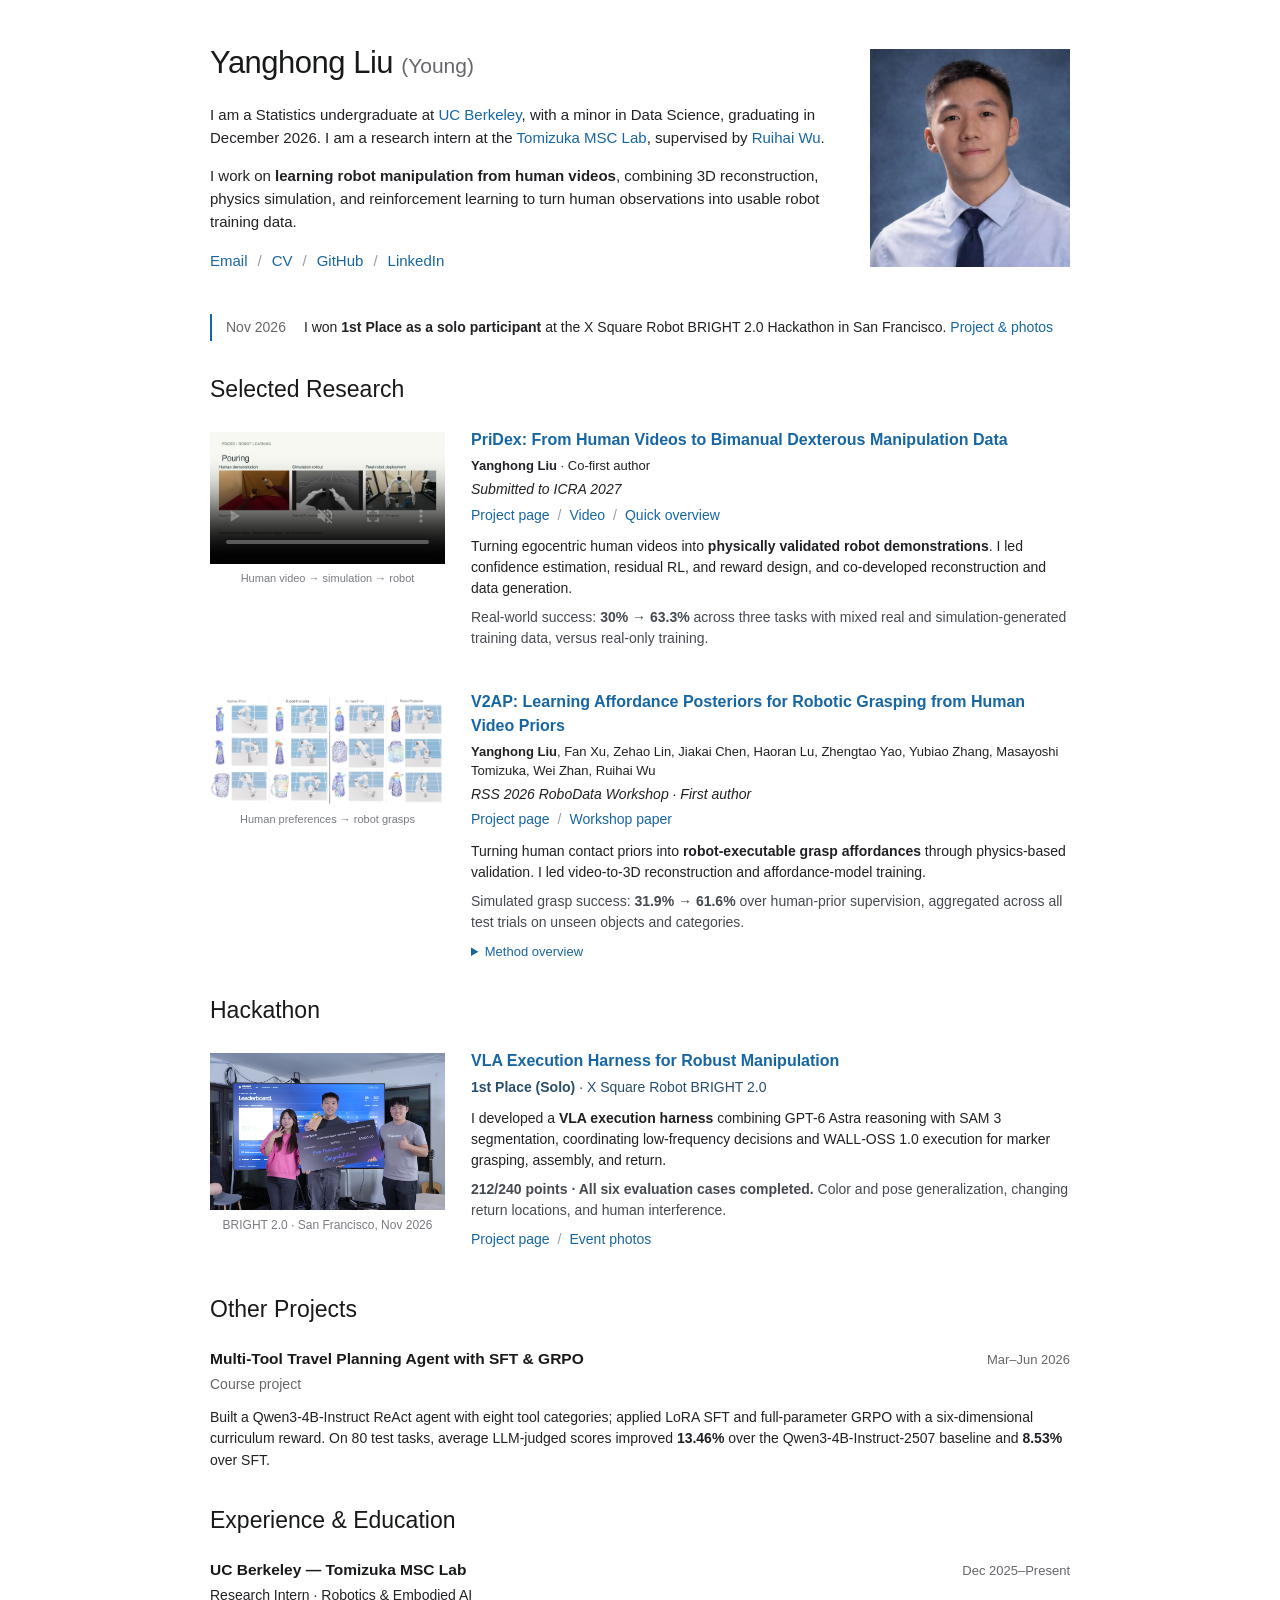
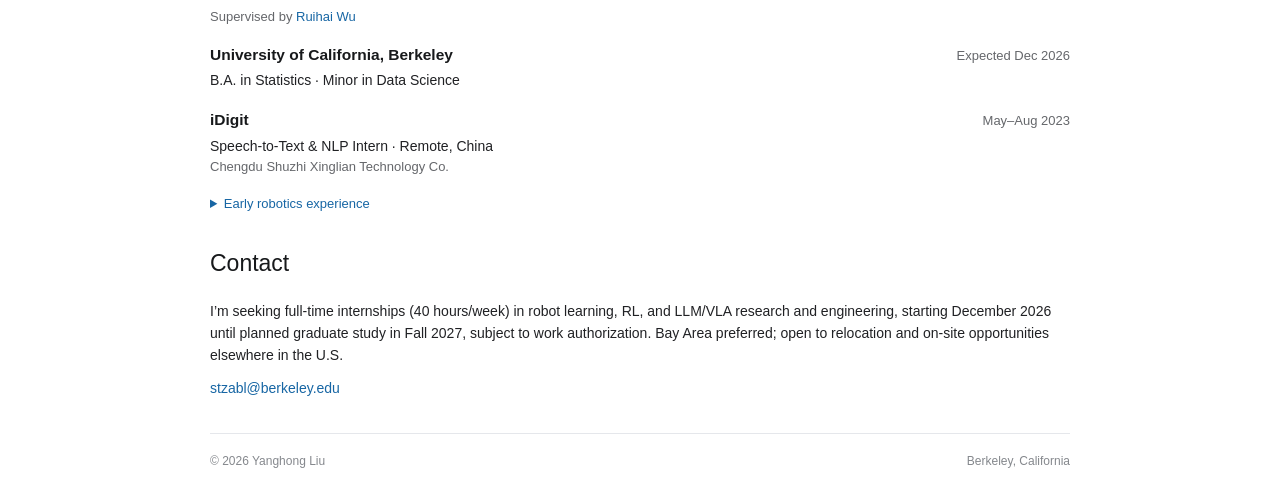
<file: index.html>
<!doctype html>
<html lang="en">
<head><meta charset="utf-8"><meta name="viewport" content="width=device-width, initial-scale=1"><meta name="description" content="Yanghong Liu (Young), UC Berkeley. Research in robot learning, human-video-to-robot data, and confidence-guided reinforcement learning."><title>Yanghong Liu | UC Berkeley</title><link rel="stylesheet" href="academic.css"></head>
<body><a class="skip" href="#main">Skip to content</a>
<main id="main">
<header class="profile" id="home">
<div class="profile-copy" id="about">
<h1>Yanghong Liu <span>(Young)</span></h1>
<p>I am a Statistics undergraduate at <a href="https://www.berkeley.edu/">UC Berkeley</a>, with a minor in Data Science, graduating in December 2026. I am a research intern at the <a href="https://msc.berkeley.edu/">Tomizuka MSC Lab</a>, supervised by <a href="https://warshallrho.github.io/">Ruihai Wu</a>.</p>
<p>I work on <strong>learning robot manipulation from human videos</strong>, combining 3D reconstruction, physics simulation, and reinforcement learning to turn human observations into usable robot training data.</p>
<nav class="profile-links" aria-label="Contact and profiles"><a href="mailto:stzabl@berkeley.edu">Email</a><span>/</span><a href="assets/Yanghong-Liu-CV.pdf" target="_blank" rel="noopener">CV</a><span>/</span><a href="https://github.com/yanghong-liu?tab=repositories">GitHub</a><span>/</span><a href="https://www.linkedin.com/in/yanghong-liu-a8916a282/">LinkedIn</a></nav>
</div>
<div class="portrait"><img src="assets/yanghong-liu-portrait.jpg" alt="Yanghong Liu" width="1024" height="1536"></div>
</header>
<aside class="news" aria-label="Latest news"><time datetime="2026-11">Nov 2026</time><p>I won <strong>1st Place as a solo participant</strong> at the X Square Robot BRIGHT 2.0 Hackathon in San Francisco. <a href="bright-2026.html">Project &amp; photos</a></p></aside>
<section id="work" aria-labelledby="research-heading">
<h2 id="research-heading">Selected Research</h2>
<article class="paper" aria-labelledby="pridex-title">
<figure class="paper-media" id="pridex-overview"><video controls autoplay muted loop playsinline preload="metadata" poster="assets/pridex-overview-cover.jpg" aria-label="PriDex: human demonstrations, simulation rollouts, and real-world robot manipulation"><source src="assets/pridex-overview-web.mp4" type="video/mp4"></video><figcaption>Human video → simulation → robot</figcaption></figure>
<div class="paper-copy"><h3 id="pridex-title"><a href="pridex.html">PriDex: From Human Videos to Bimanual Dexterous Manipulation Data</a></h3>
<p class="authors"><strong>Yanghong Liu</strong> · Co-first author</p><p class="venue">Submitted to ICRA 2027</p>
<p class="resources"><a href="pridex.html">Project page</a><span>/</span><a href="pridex.html#overview">Video</a><span>/</span><a href="#pridex-overview">Quick overview</a></p>
<p class="description">Turning egocentric human videos into <strong>physically validated robot demonstrations</strong>. I led confidence estimation, residual RL, and reward design, and co-developed reconstruction and data generation.</p>
<p class="result">Real-world success: <strong>30% → 63.3%</strong> across three tasks with mixed real and simulation-generated training data, versus real-only training.</p></div>
</article>
<article class="paper" aria-labelledby="v2ap-title">
<figure class="paper-media"><a href="v2ap.html" aria-label="Explore V2AP human priors and robot posteriors"><img src="assets/v2ap/prior-posterior.png" width="1062" height="500" alt="Human contact priors and physically verified robot grasp posteriors on six objects."></a><figcaption>Human preferences → robot grasps</figcaption></figure>
<div class="paper-copy"><h3 id="v2ap-title"><a href="v2ap.html">V2AP: Learning Affordance Posteriors for Robotic Grasping from Human Video Priors</a></h3>
<p class="authors"><strong>Yanghong Liu</strong>, Fan Xu, Zehao Lin, Jiakai Chen, Haoran Lu, Zhengtao Yao, Yubiao Zhang, Masayoshi Tomizuka, Wei Zhan, Ruihai Wu</p>
<p class="venue">RSS 2026 RoboData Workshop · First author</p>
<p class="resources"><a href="v2ap.html">Project page</a><span>/</span><a href="assets/V2AP-RSS-2026-RoboData-Workshop.pdf" target="_blank" rel="noopener">Workshop paper</a></p>
<p class="description">Turning human contact priors into <strong>robot-executable grasp affordances</strong> through physics-based validation. I led video-to-3D reconstruction and affordance-model training.</p>
<p class="result">Simulated grasp success: <strong>31.9% → 61.6%</strong> over human-prior supervision, aggregated across all test trials on unseen objects and categories.</p>
<details id="v2ap-overview"><summary>Method overview</summary><p>The pipeline reconstructs hand–object interactions from egocentric and third-person videos and extracts object-centric contact priors. Successful simulated grasps within these regions provide posterior labels for affordance learning. A learned affordance model then guides a conditional diffusion model to generate grasp poses.</p></details>
</div></article>
</section>
<section id="hackathon" aria-labelledby="hackathon-heading">
<h2 id="hackathon-heading">Hackathon</h2>
<article class="paper hackathon-entry" aria-labelledby="harness-title">
<figure class="paper-media"><a href="bright-2026.html" aria-label="View the BRIGHT hackathon project and photos"><img src="assets/bright-2026/award.jpg" width="1800" height="1200" loading="lazy" alt="Award ceremony with the first-place trophy and prize presentation."></a><figcaption>BRIGHT 2.0 · San Francisco, Nov 2026</figcaption></figure>
<div class="paper-copy"><h3 id="harness-title"><a href="bright-2026.html">VLA Execution Harness for Robust Manipulation</a></h3>
<p class="award-line"><strong>1st Place (Solo)</strong> · X Square Robot BRIGHT 2.0</p>
<p class="description">I developed a <strong>VLA execution harness</strong> combining GPT-6 Astra reasoning with SAM 3 segmentation, coordinating low-frequency decisions and WALL-OSS 1.0 execution for marker grasping, assembly, and return.</p>
<p class="result"><strong>212/240 points · All six evaluation cases completed.</strong> Color and pose generalization, changing return locations, and human interference.</p>
<p class="resources"><a href="bright-2026.html">Project page</a><span>/</span><a href="bright-2026.html#photos">Event photos</a></p>
</div></article></section>
<section aria-labelledby="other-heading" class="other-projects"><h2 id="other-heading">Other Projects</h2><article><div class="entry-heading"><h3>Multi-Tool Travel Planning Agent with SFT &amp; GRPO</h3><span class="date">Mar–Jun 2026</span></div><p class="muted">Course project</p><p>Built a Qwen3-4B-Instruct ReAct agent with eight tool categories; applied LoRA SFT and full-parameter GRPO with a six-dimensional curriculum reward. On 80 test tasks, average LLM-judged scores improved <strong>13.46%</strong> over the Qwen3-4B-Instruct-2507 baseline and <strong>8.53%</strong> over SFT.</p></article></section>
<section id="experience" aria-labelledby="experience-heading"><h2 id="experience-heading">Experience &amp; Education</h2>
<div class="experience-entry"><div><h3>UC Berkeley — Tomizuka MSC Lab</h3><p>Research Intern · Robotics &amp; Embodied AI</p><p class="muted">Supervised by <a href="https://warshallrho.github.io/">Ruihai Wu</a></p></div><span class="date">Dec 2025–Present</span></div>
<div class="experience-entry"><div><h3>University of California, Berkeley</h3><p>B.A. in Statistics · Minor in Data Science</p></div><span class="date">Expected Dec 2026</span></div>
<div class="experience-entry"><div><h3>iDigit</h3><p>Speech-to-Text &amp; NLP Intern · Remote, China</p><p class="muted">Chengdu Shuzhi Xinglian Technology Co.</p></div><span class="date">May–Aug 2023</span></div>
<details id="early-robotics"><summary>Early robotics experience</summary><dl><dt>RoboCupJunior CoSpace Rescue</dt><dd>Developed strategies and programmed a virtual robot to search and earn points.</dd><dt>RoboCupJunior Rescue Line (formerly Rescue A)</dt><dd>Responsible for robot construction and programming for line following, obstacle avoidance, and special tasks.</dd></dl><p><strong>Team awards</strong></p><ul><li>3rd Place, RoboCupJunior CoSpace Rescue, RoboCup 2016, Leipzig, Germany</li><li>3rd Place, RCJ CoSpace Rescue (Primary), RoboCup Singapore Open 2016</li></ul></details>
</section>
<section id="contact" aria-labelledby="contact-heading"><h2 id="contact-heading">Contact</h2><p>I’m seeking full-time internships (40 hours/week) in robot learning, RL, and LLM/VLA research and engineering, starting December 2026 until planned graduate study in Fall 2027, subject to work authorization. Bay Area preferred; open to relocation and on-site opportunities elsewhere in the U.S.</p><p><a href="mailto:stzabl@berkeley.edu">stzabl@berkeley.edu</a></p></section>
<footer>© 2026 Yanghong Liu <span>Berkeley, California</span></footer>
</main><script src="academic.js"></script></body></html>
</file>
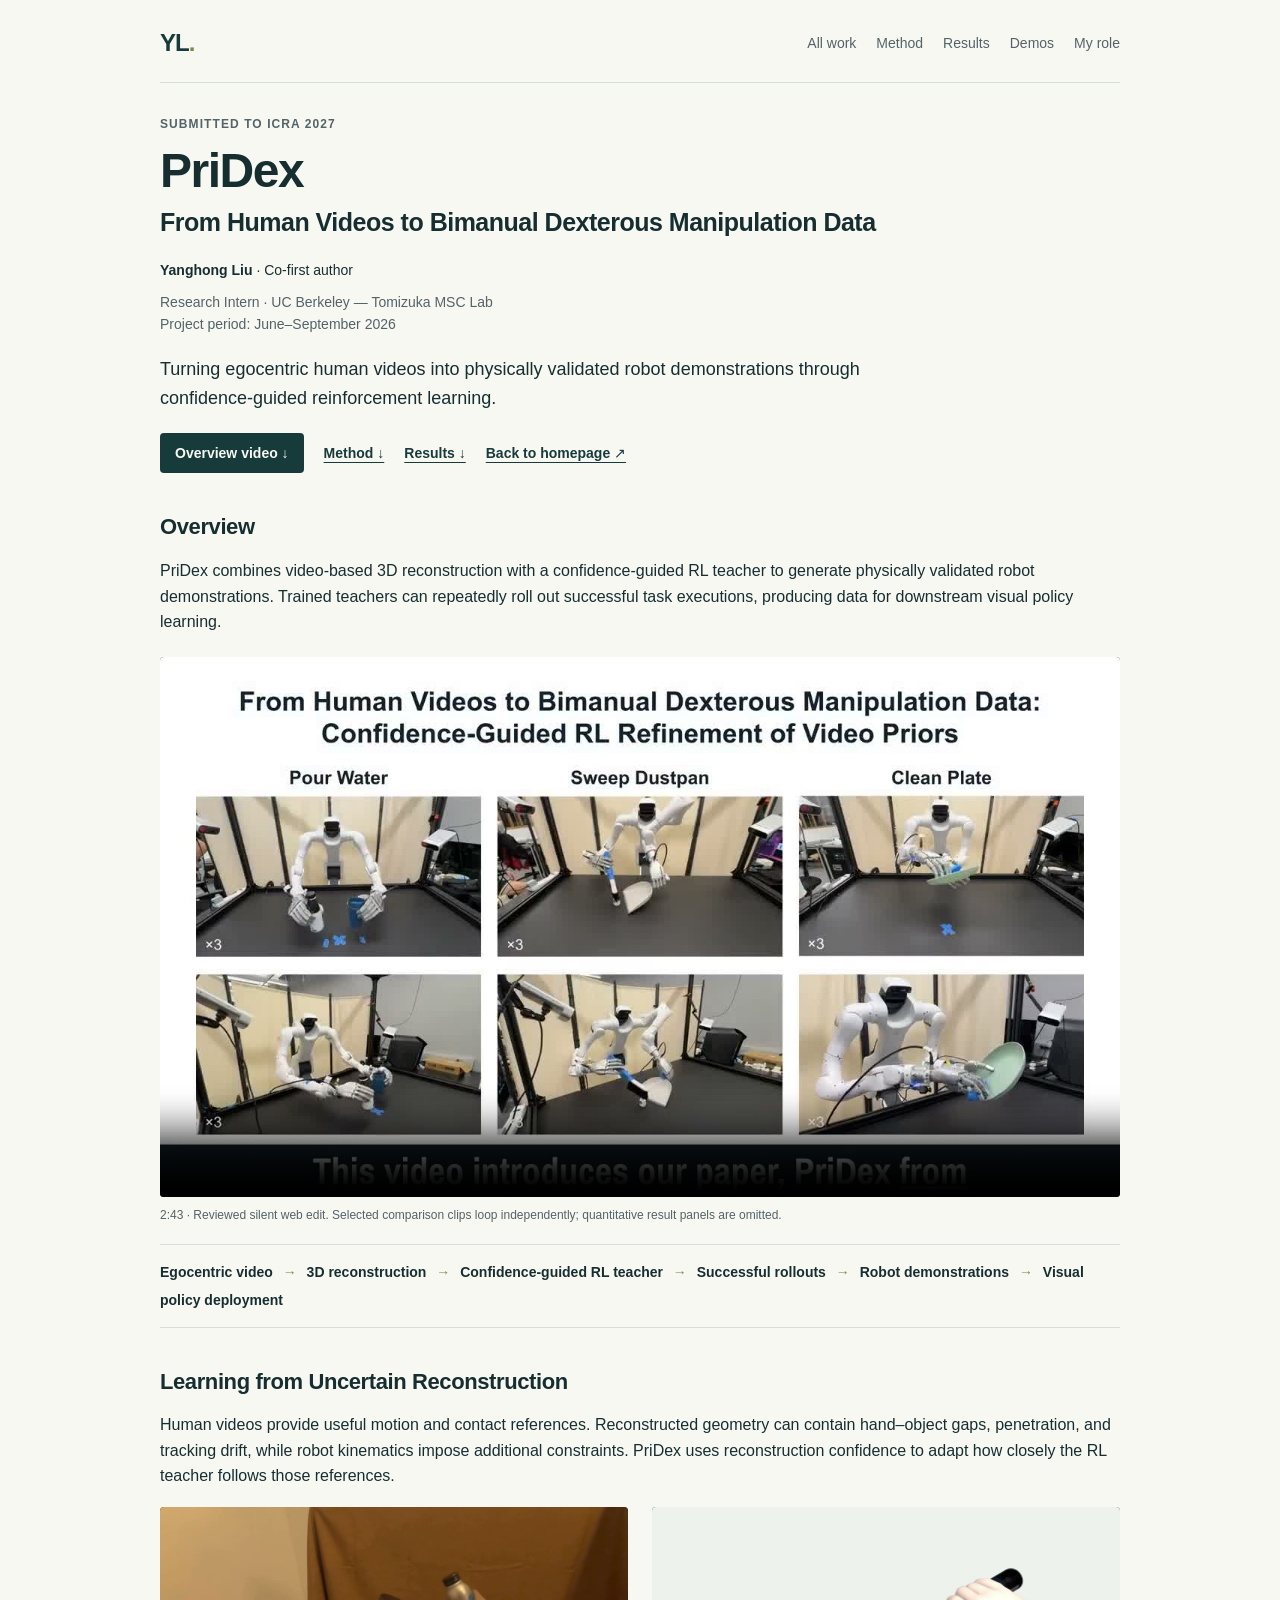
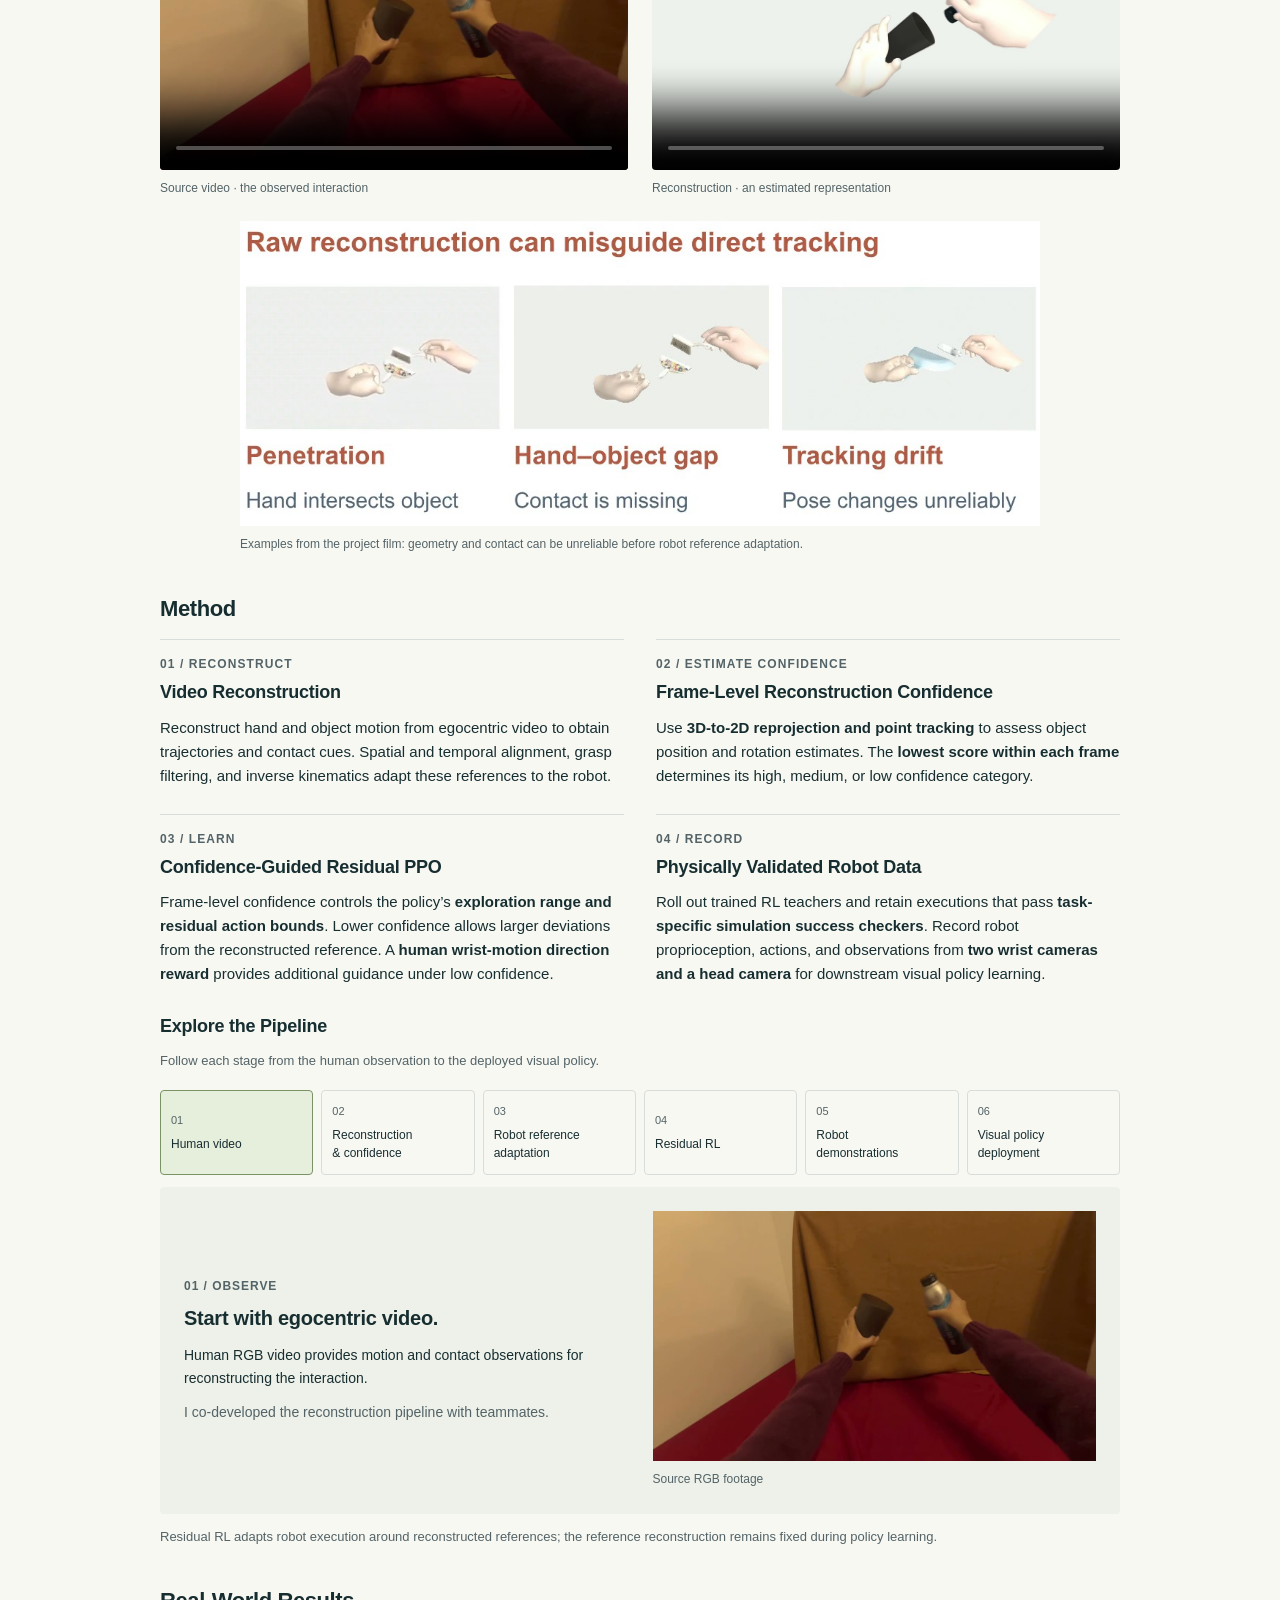
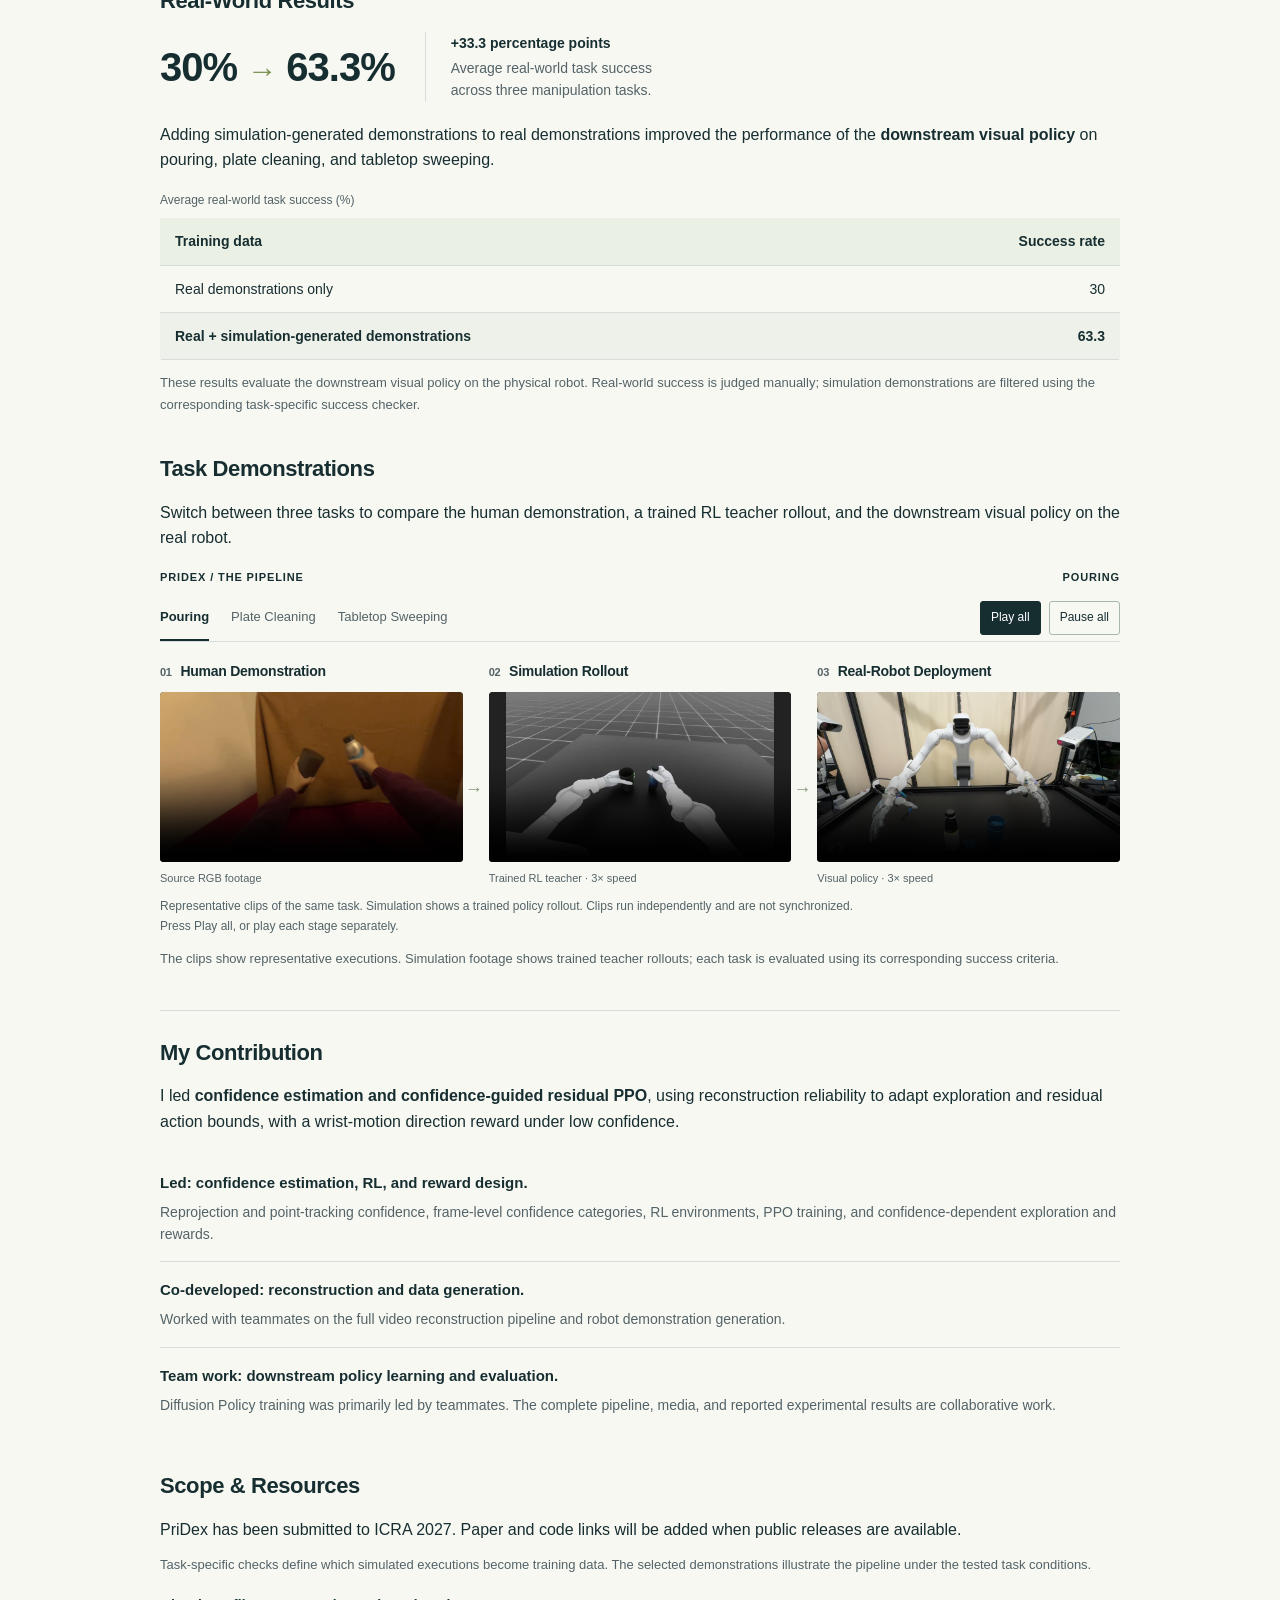
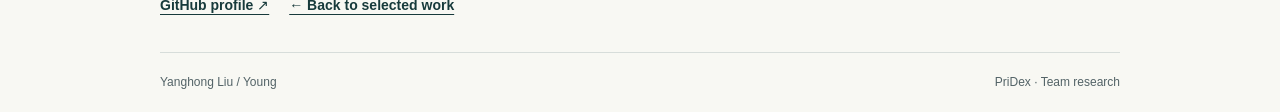
<file: pridex/index.html>
<!doctype html><html lang="en"><head><meta charset="utf-8"><meta name="viewport" content="width=device-width, initial-scale=1"><title>PriDex</title><meta http-equiv="refresh" content="0;url=../pridex.html"><script>location.replace("../pridex.html"+location.search+location.hash)</script></head><body><a href="../pridex.html">Open PriDex project</a></body></html>
</file>
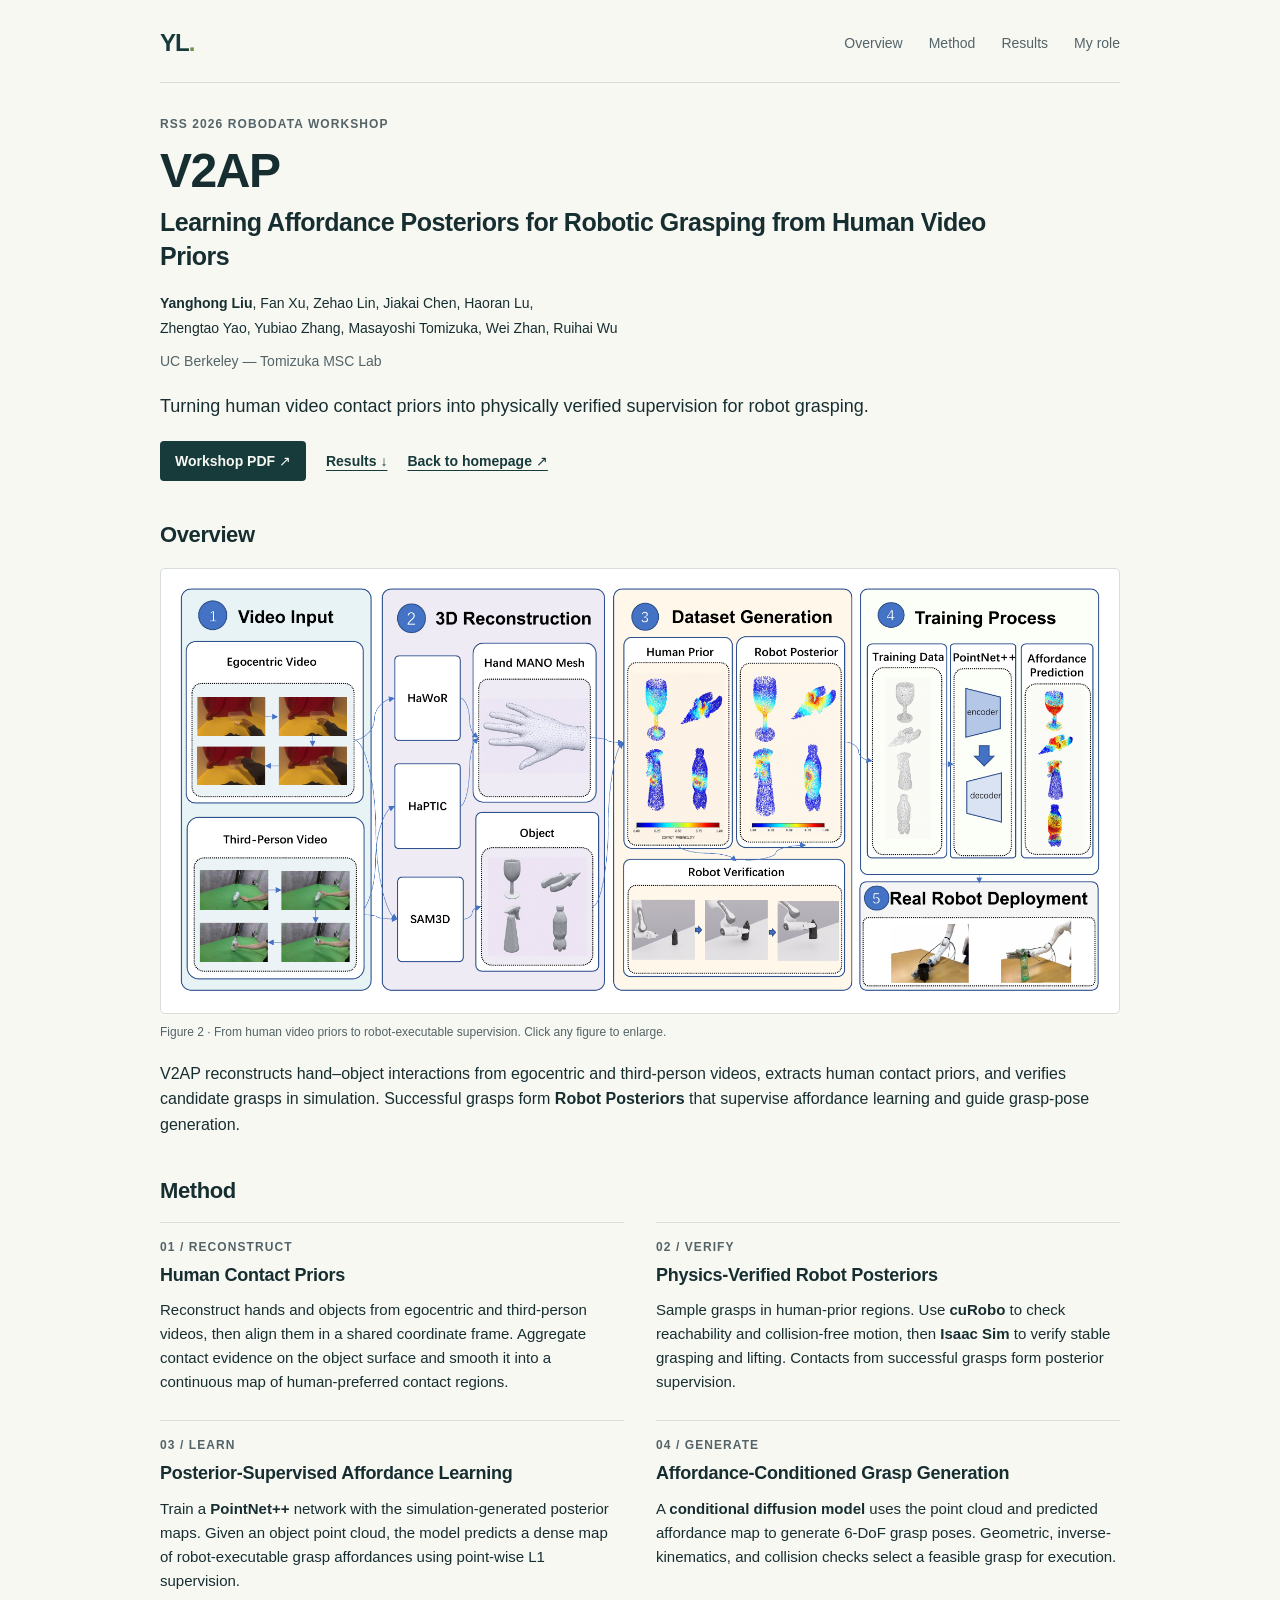
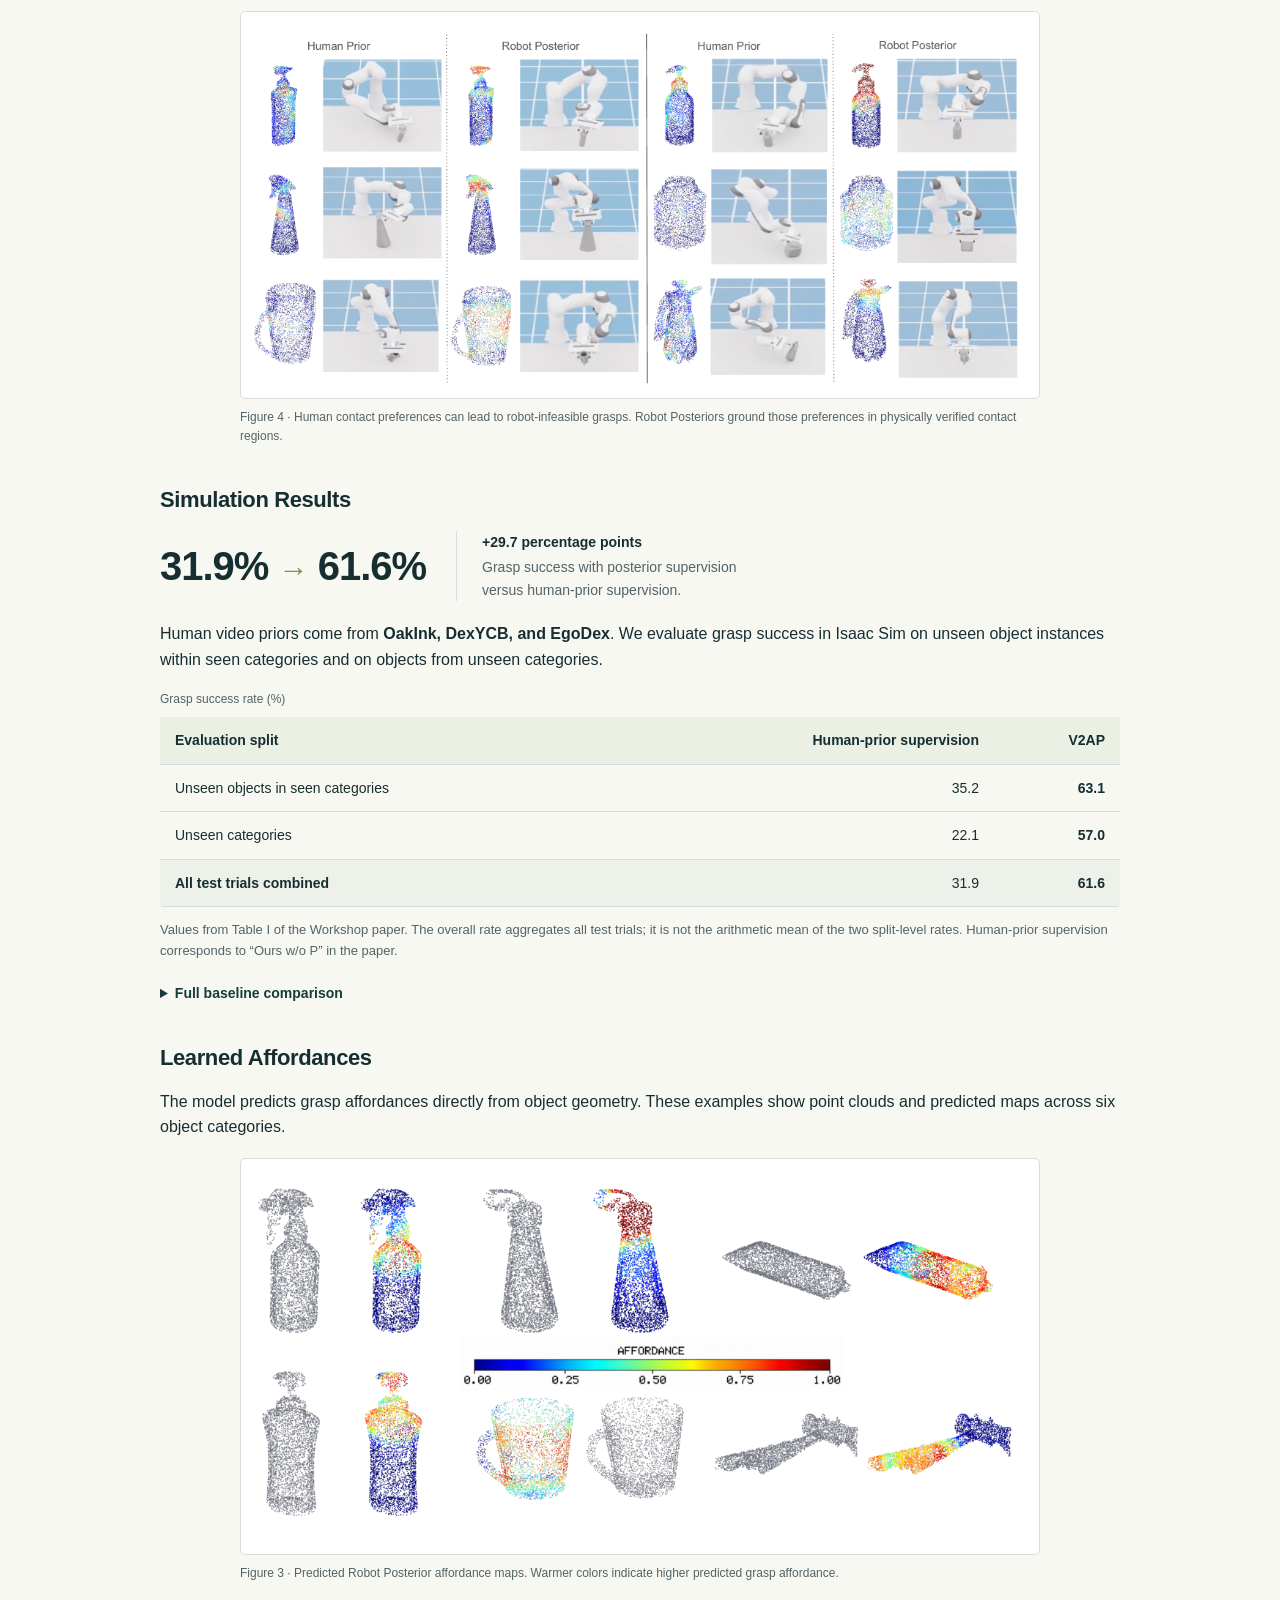
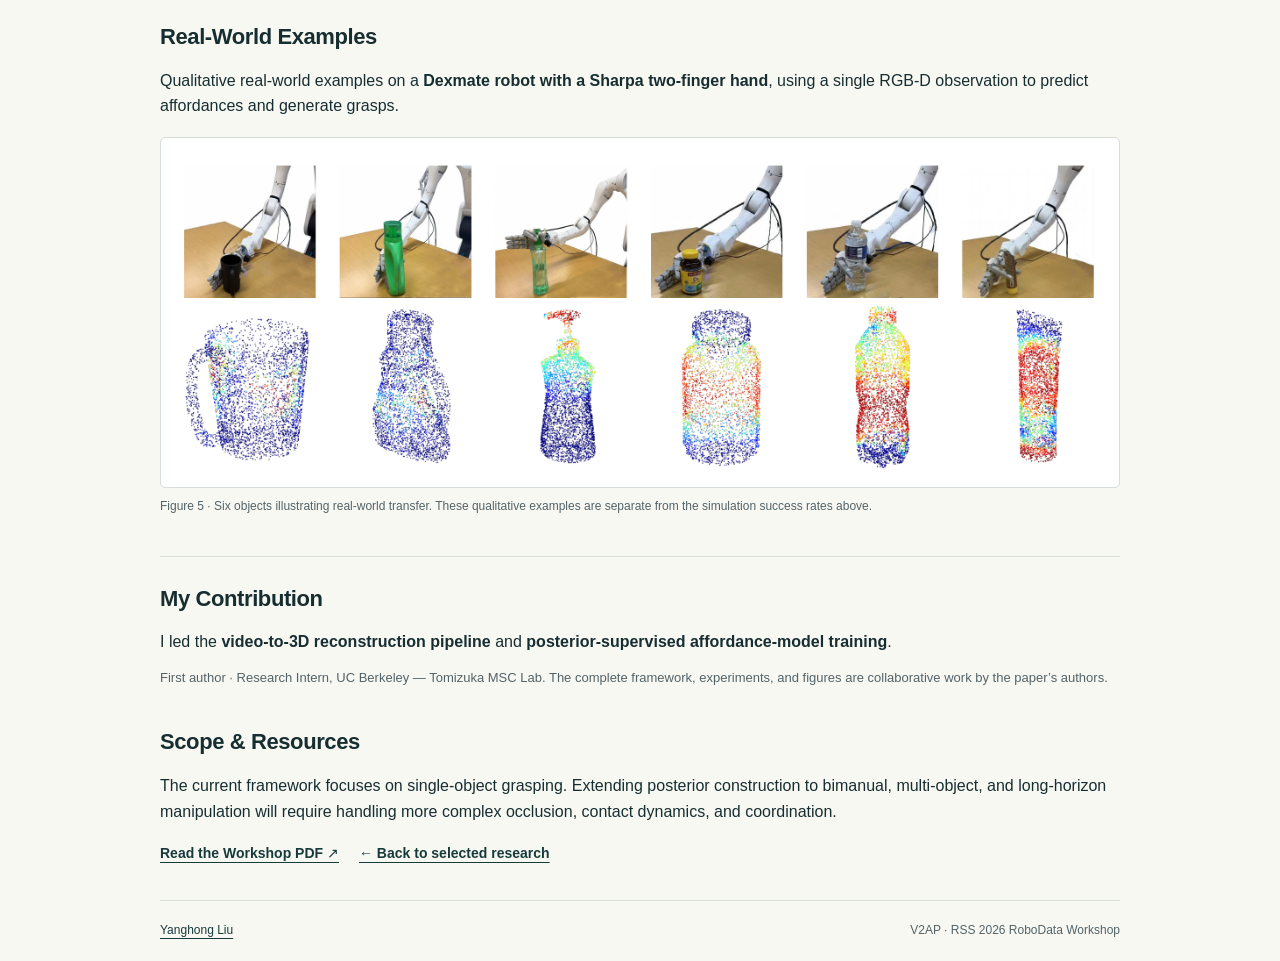
<file: v2ap/index.html>
<!doctype html><html lang="en"><head><meta charset="utf-8"><meta name="viewport" content="width=device-width, initial-scale=1"><meta http-equiv="refresh" content="0; url=../v2ap.html"><link rel="canonical" href="https://yanghong-liu.github.io/v2ap.html"><title>V2AP · Yanghong Liu</title><script>location.replace('../v2ap.html'+location.search+location.hash);</script></head><body><a href="../v2ap.html">Continue to V2AP</a></body></html>
</file>
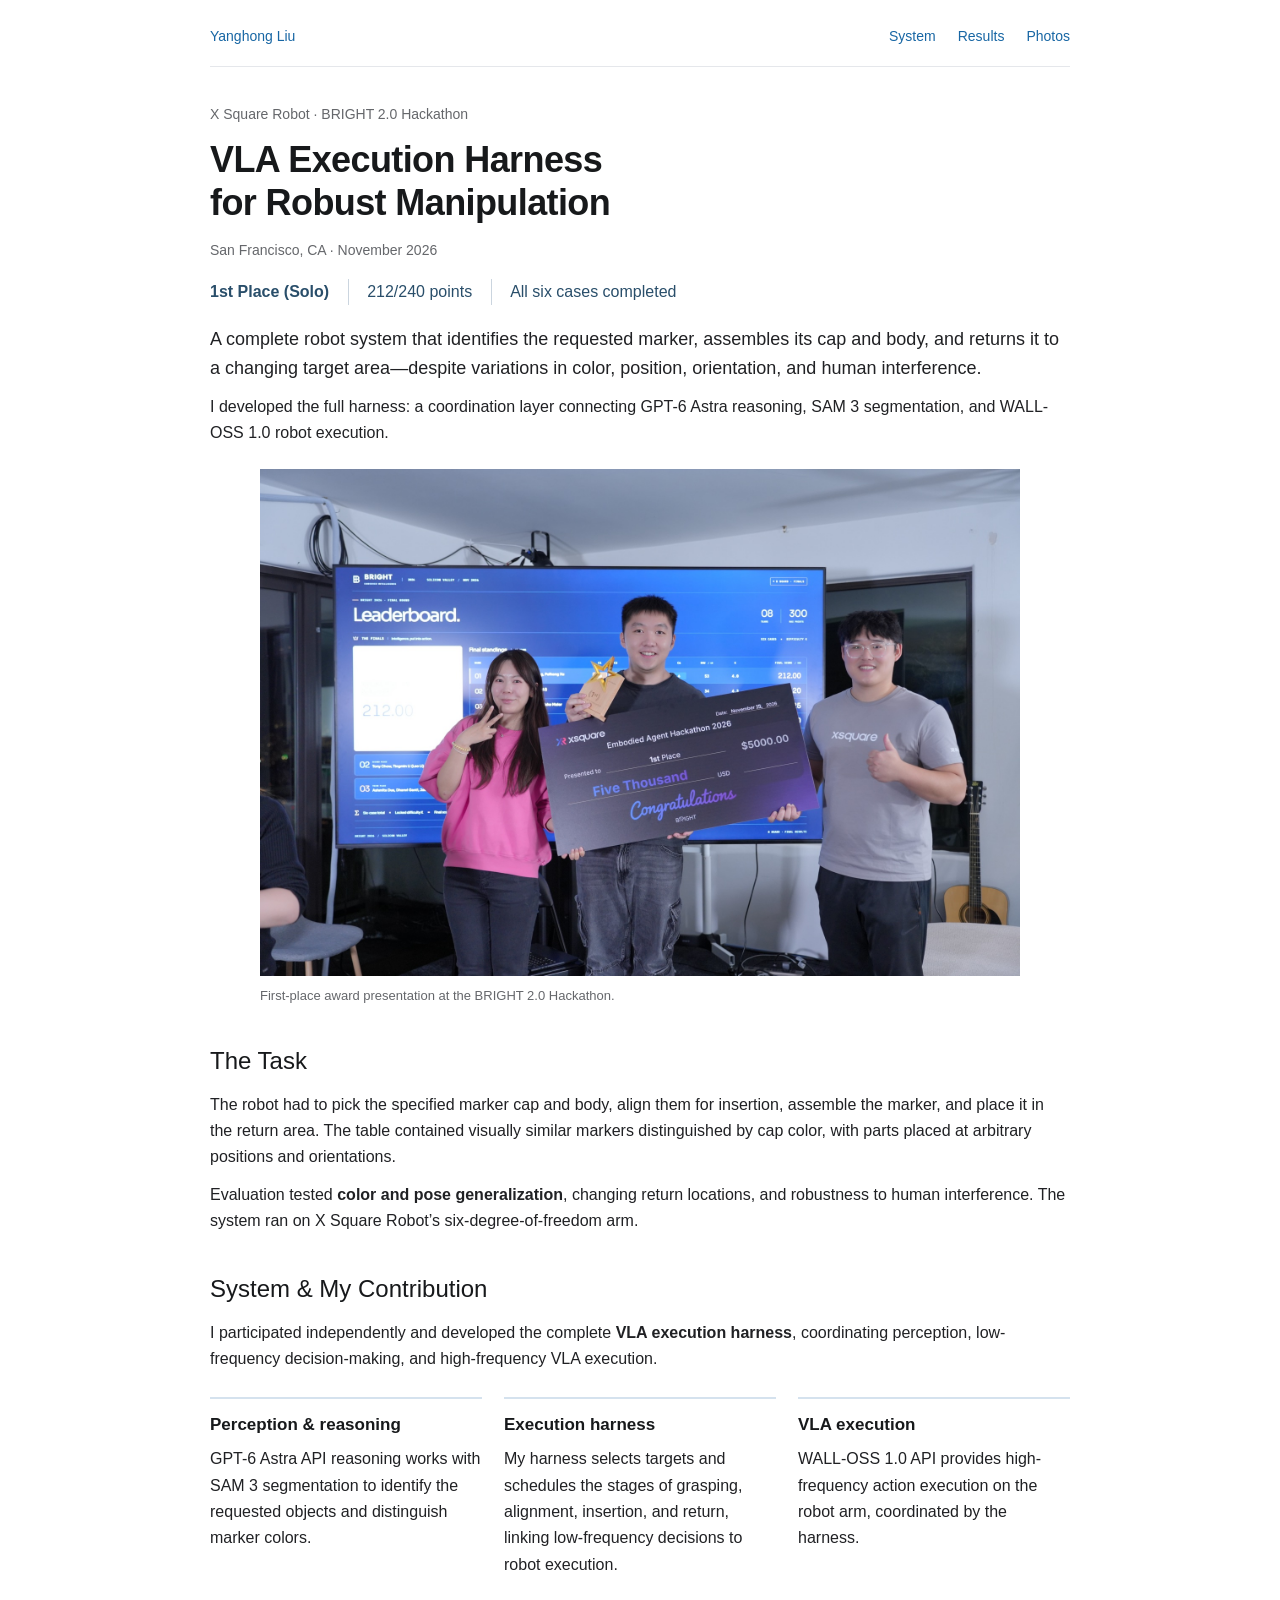
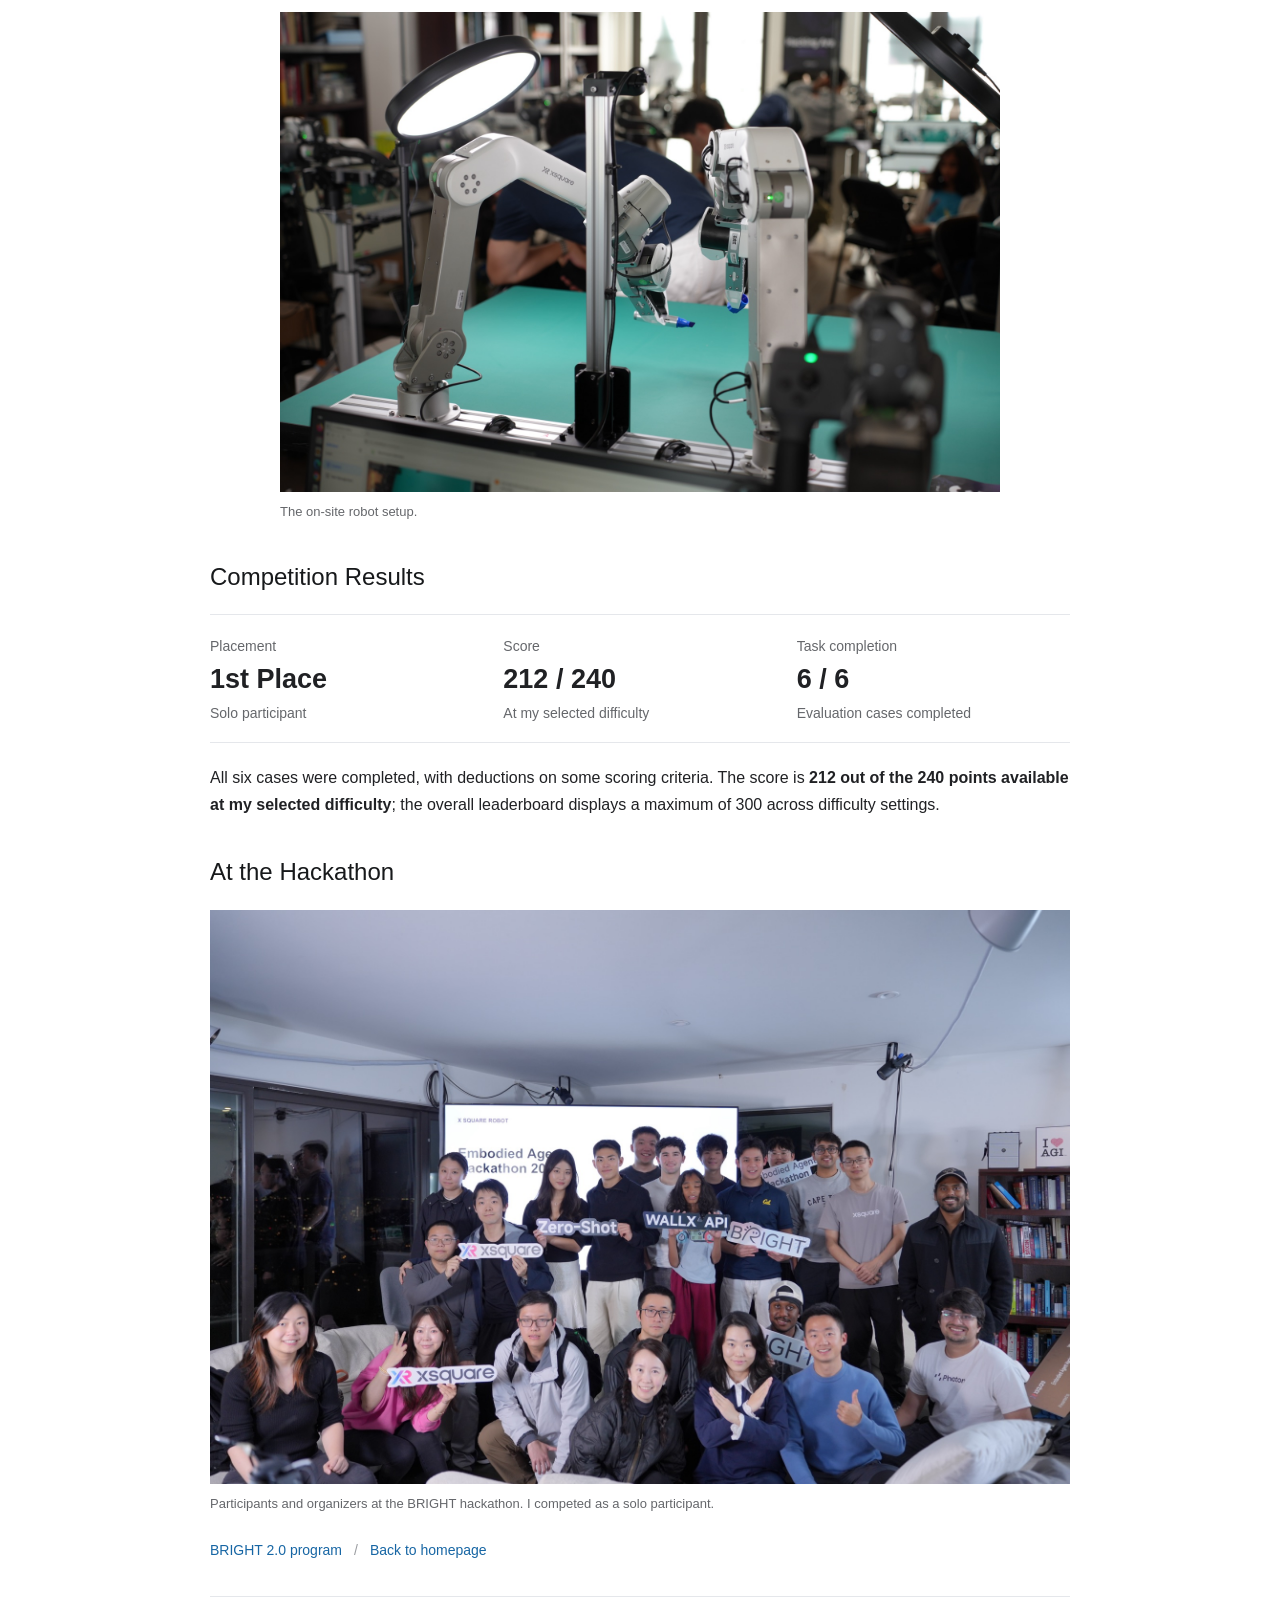
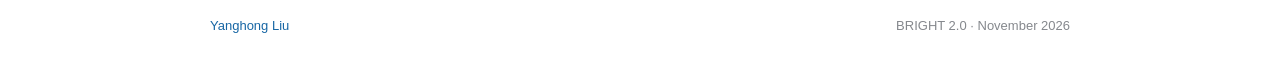
<file: bright-2026.html>
<!doctype html>
<html lang="en">
<head>
<meta charset="utf-8"><meta name="viewport" content="width=device-width, initial-scale=1">
<title>VLA Execution Harness · BRIGHT 2.0 · Yanghong Liu</title>
<meta name="description" content="1st Place as a solo participant at X Square Robot's BRIGHT 2.0 Hackathon. A VLA execution harness for robust marker assembly: 212/240 points and all six evaluation cases completed.">
<link rel="canonical" href="https://yanghong-liu.github.io/bright-2026.html">
<link rel="stylesheet" href="academic.css"><link rel="stylesheet" href="bright-2026.css">
</head>
<body><a class="skip" href="#main">Skip to content</a>
<main id="main" class="project-page">
<nav class="project-nav" aria-label="Project navigation"><a href="index.html">Yanghong Liu</a><div><a href="#system">System</a><a href="#results">Results</a><a href="#photos">Photos</a></div></nav>
<header class="project-intro">
<p class="eyebrow">X Square Robot · BRIGHT 2.0 Hackathon</p>
<h1>VLA Execution Harness<br>for Robust Manipulation</h1>
<p class="event-meta">San Francisco, CA · November 2026</p>
<p class="award"><strong>1st Place (Solo)</strong><span>212/240 points</span><span>All six cases completed</span></p>
<p class="lead">A complete robot system that identifies the requested marker, assembles its cap and body, and returns it to a changing target area—despite variations in color, position, orientation, and human interference.</p>
<p>I developed the full harness: a coordination layer connecting GPT-6 Astra reasoning, SAM 3 segmentation, and WALL-OSS 1.0 robot execution.</p>
<figure class="hero-photo"><a href="assets/bright-2026/award.jpg" target="_blank" rel="noopener" aria-label="Open award ceremony photo"><img src="assets/bright-2026/award.jpg" width="1800" height="1200" alt="First-place trophy and prize presentation at the BRIGHT hackathon, with the leaderboard in the background."></a><figcaption>First-place award presentation at the BRIGHT 2.0 Hackathon.</figcaption></figure>
</header>
<section id="task" aria-labelledby="task-title"><h2 id="task-title">The Task</h2>
<p>The robot had to pick the specified marker cap and body, align them for insertion, assemble the marker, and place it in the return area. The table contained visually similar markers distinguished by cap color, with parts placed at arbitrary positions and orientations.</p>
<p>Evaluation tested <strong>color and pose generalization</strong>, changing return locations, and robustness to human interference. The system ran on X Square Robot’s six-degree-of-freedom arm.</p>
</section>
<section id="system" aria-labelledby="system-title"><h2 id="system-title">System &amp; My Contribution</h2>
<p>I participated independently and developed the complete <strong>VLA execution harness</strong>, coordinating perception, low-frequency decision-making, and high-frequency VLA execution.</p>
<div class="system-grid">
<article><h3>Perception &amp; reasoning</h3><p>GPT-6 Astra API reasoning works with SAM 3 segmentation to identify the requested objects and distinguish marker colors.</p></article>
<article><h3>Execution harness</h3><p>My harness selects targets and schedules the stages of grasping, alignment, insertion, and return, linking low-frequency decisions to robot execution.</p></article>
<article><h3>VLA execution</h3><p>WALL-OSS 1.0 API provides high-frequency action execution on the robot arm, coordinated by the harness.</p></article>
</div>
<figure class="robot-photo"><a href="assets/bright-2026/robot.jpg" target="_blank" rel="noopener" aria-label="Open robot setup photo"><img src="assets/bright-2026/robot.jpg" width="1800" height="1200" loading="lazy" alt="X Square robot arms and tabletop hardware at the hackathon."></a><figcaption>The on-site robot setup.</figcaption></figure>
</section>
<section id="results" aria-labelledby="results-title"><h2 id="results-title">Competition Results</h2>
<dl class="results-grid"><div><dt>Placement</dt><dd>1st Place <span>Solo participant</span></dd></div><div><dt>Score</dt><dd>212 / 240 <span>At my selected difficulty</span></dd></div><div><dt>Task completion</dt><dd>6 / 6 <span>Evaluation cases completed</span></dd></div></dl>
<p>All six cases were completed, with deductions on some scoring criteria. The score is <strong>212 out of the 240 points available at my selected difficulty</strong>; the overall leaderboard displays a maximum of 300 across difficulty settings.</p>
</section>
<section id="photos" aria-labelledby="photos-title"><h2 id="photos-title">At the Hackathon</h2>
<figure class="group-photo"><a href="assets/bright-2026/group.jpg" target="_blank" rel="noopener" aria-label="Open hackathon group photo"><img src="assets/bright-2026/group.jpg" width="1800" height="1200" loading="lazy" alt="Participants and organizers gathered for a group photo at the BRIGHT hackathon."></a><figcaption>Participants and organizers at the BRIGHT hackathon. I competed as a solo participant.</figcaption></figure>
<p class="project-resources"><a href="https://x2robot.com/en/events/bright2026-2.0">BRIGHT 2.0 program</a><span>/</span><a href="index.html#hackathon">Back to homepage</a></p>
</section>
<footer><a href="index.html">Yanghong Liu</a><span>BRIGHT 2.0 · November 2026</span></footer>
</main></body></html>
</file>
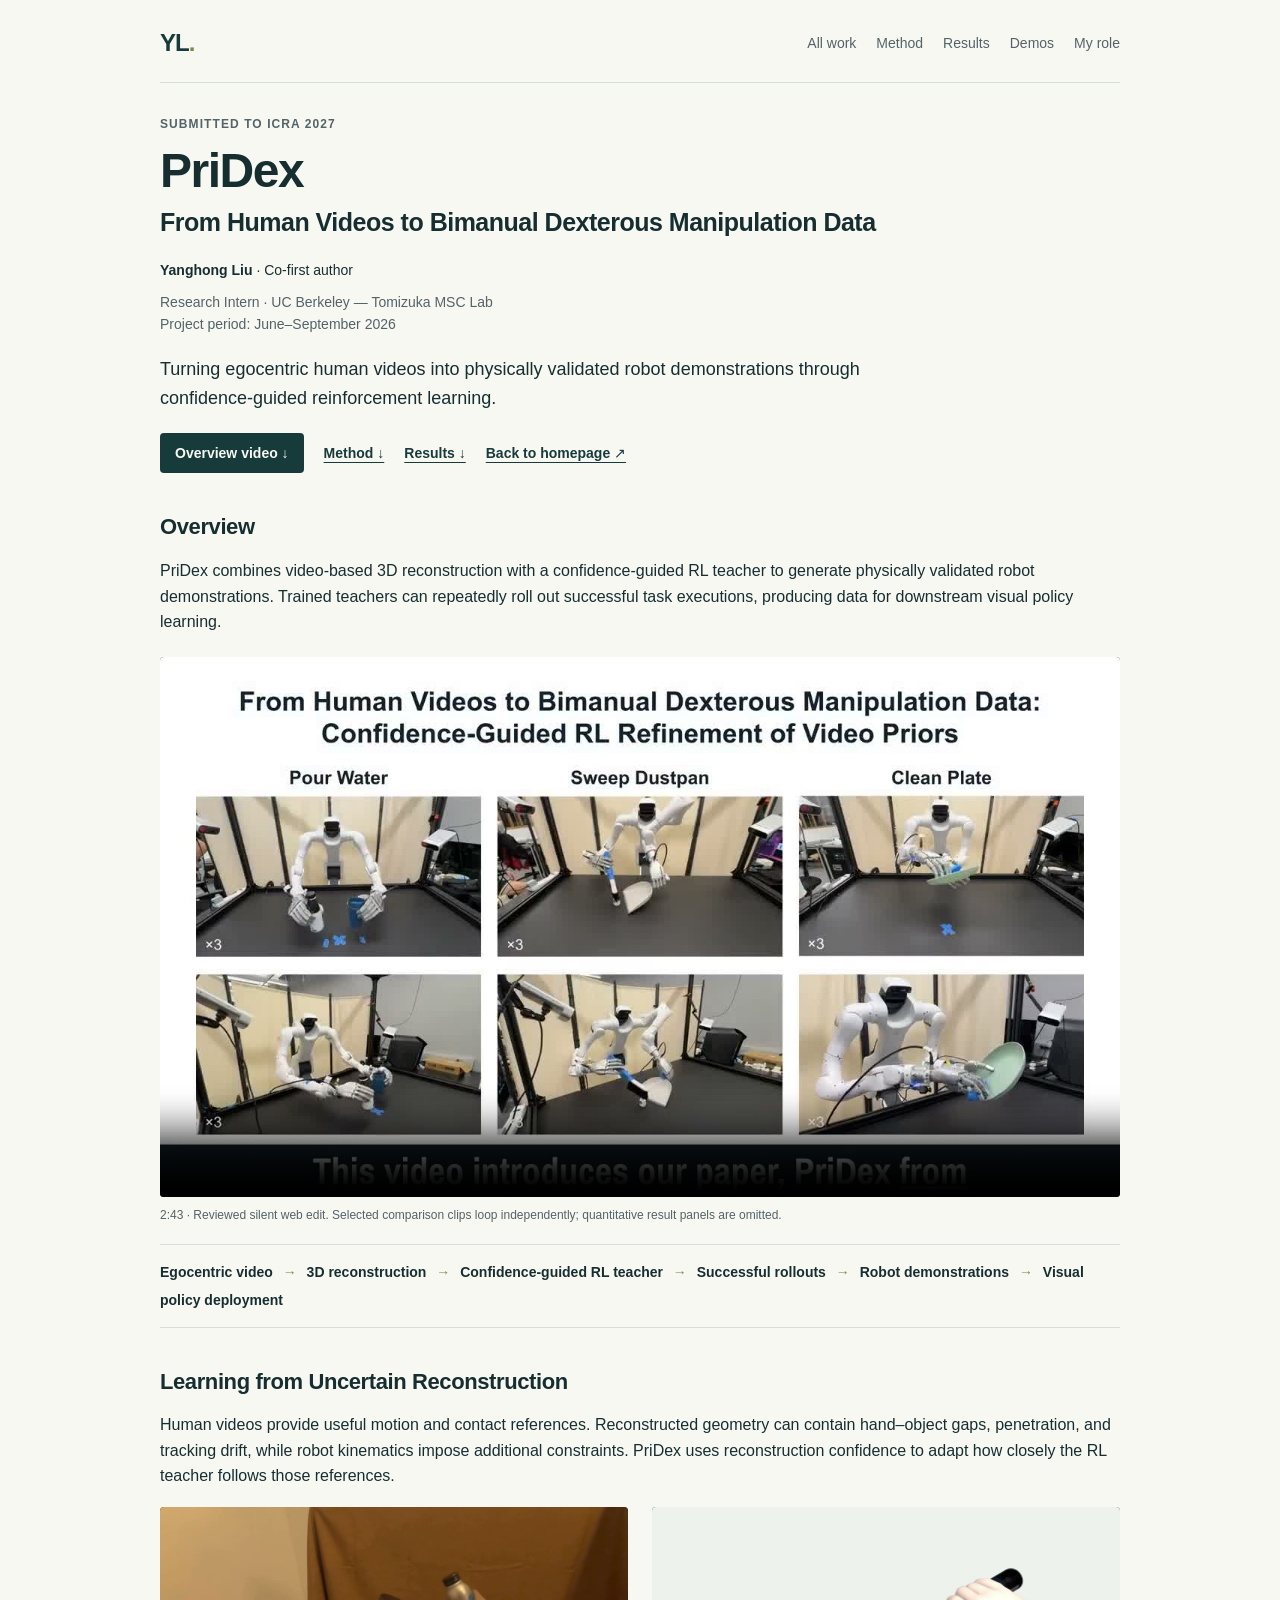
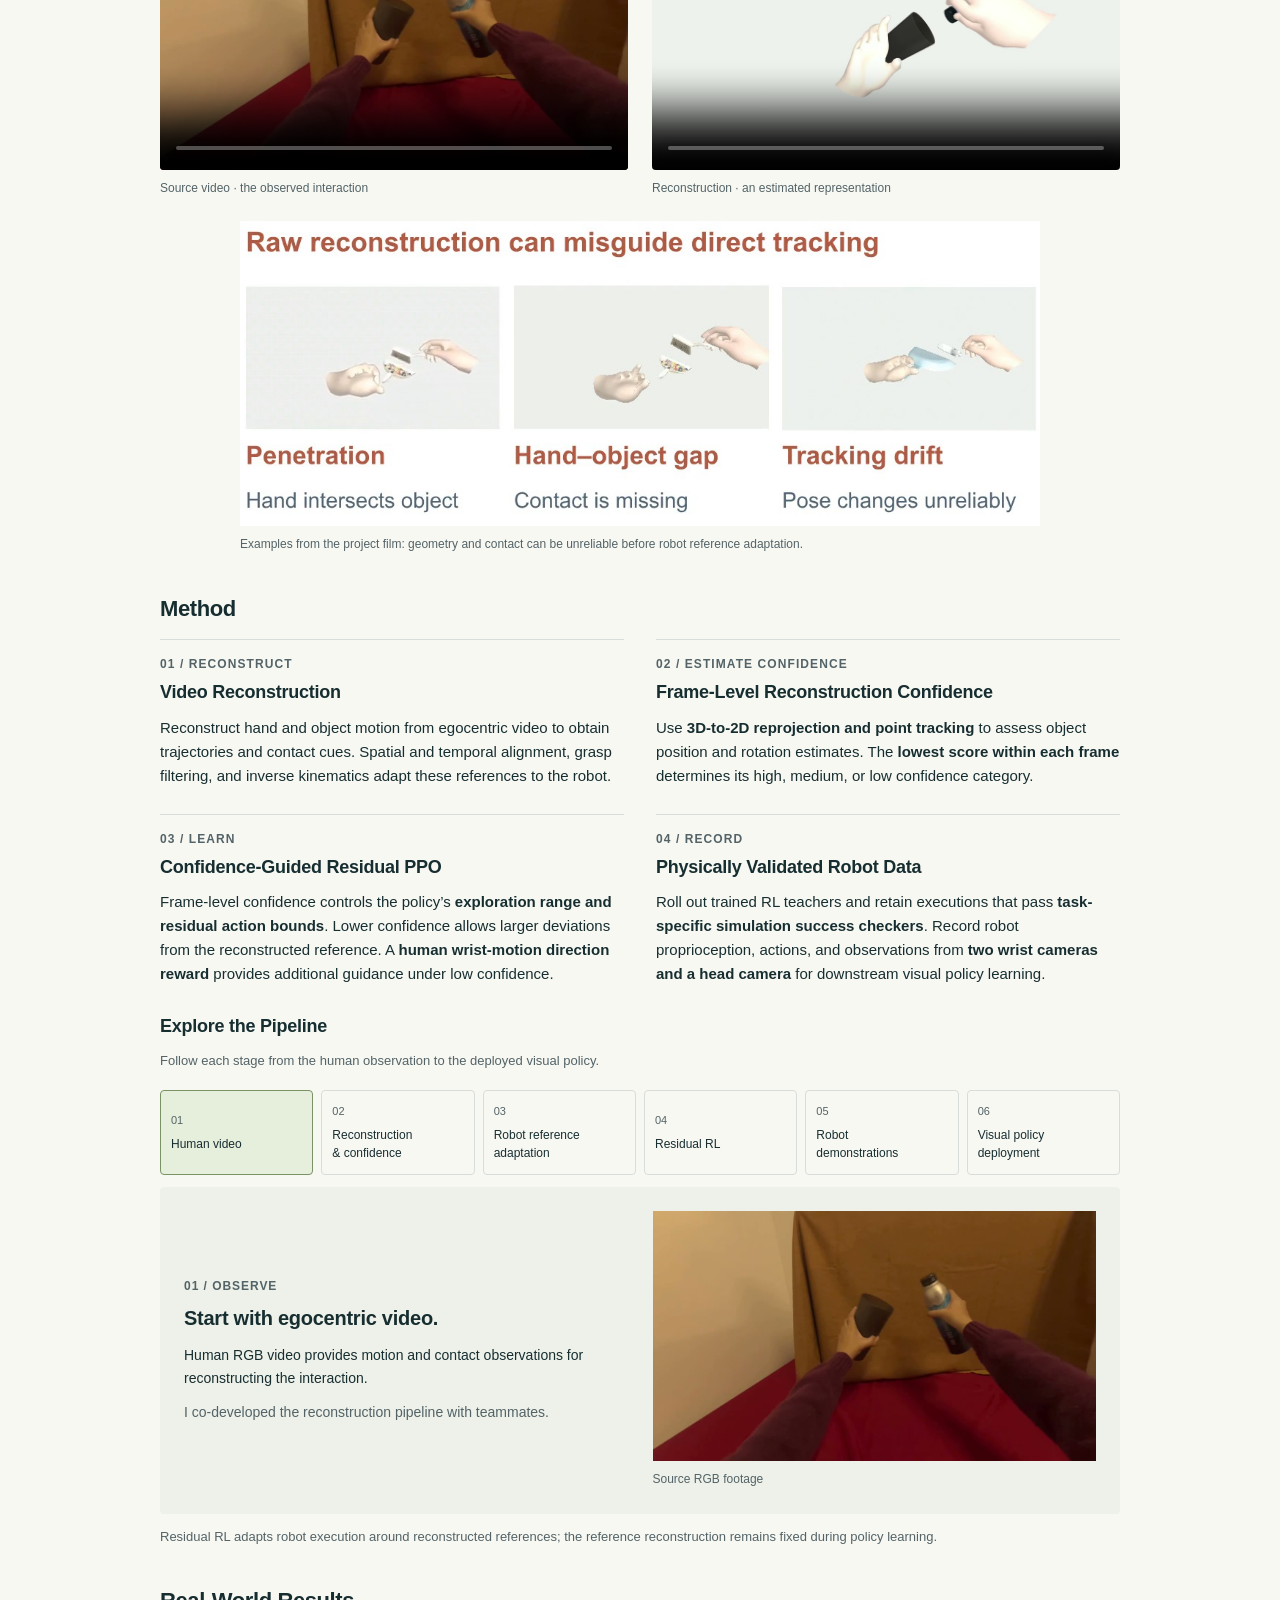
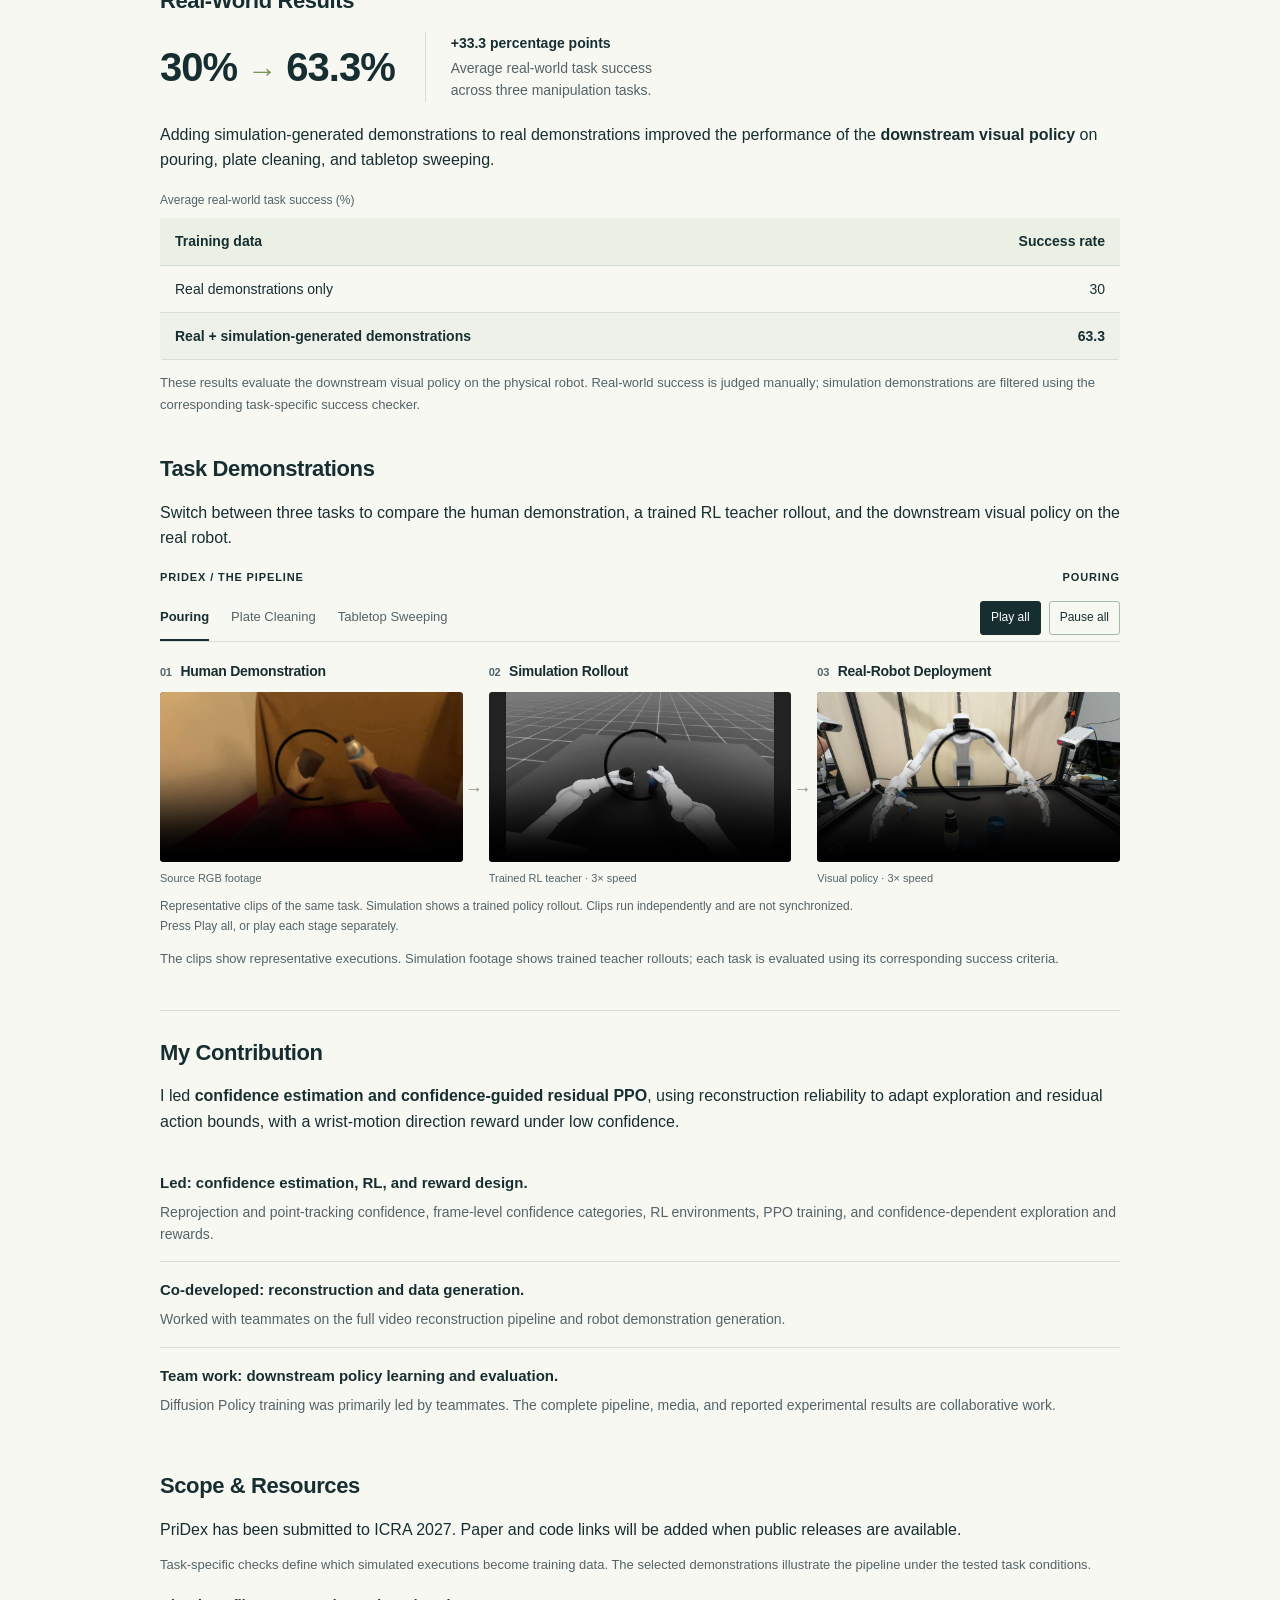
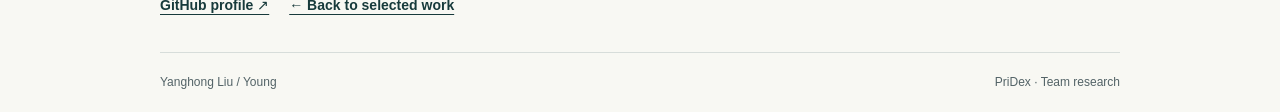
<file: pridex.html>
<!doctype html><html lang="en"><head>
<meta charset="utf-8"><meta name="viewport" content="width=device-width, initial-scale=1">
<meta name="description" content="PriDex turns egocentric human videos into physically validated robot demonstrations using confidence-guided residual reinforcement learning. Co-first author Yanghong Liu, UC Berkeley.">
<title>PriDex · Yanghong Liu</title><link rel="canonical" href="https://yanghong-liu.github.io/pridex.html">
<link rel="stylesheet" href="home.css"><link rel="stylesheet" href="v2ap.css"><link rel="stylesheet" href="pridex.css?v=20261103">
</head><body class="project-page"><a class="skip" href="#main">Skip to content</a>
<header class="header wrap"><a class="wordmark" href="index.html" aria-label="Yanghong Liu, home">YL<span>.</span></a><nav aria-label="Project navigation"><a href="index.html#work">All work</a><a href="#method">Method</a><a href="#results">Results</a><a href="#task-demos">Demos</a><a href="#contribution">My role</a></nav></header>
<main id="main" class="wrap">
<section class="paper-header" aria-labelledby="project-title"><p class="eyebrow">SUBMITTED TO ICRA 2027</p><h1 id="project-title">PriDex</h1><p class="paper-title">From Human Videos to Bimanual Dexterous Manipulation Data</p><p class="authors"><strong>Yanghong Liu</strong> · Co-first author</p><p class="lab">Research Intern · UC Berkeley — Tomizuka MSC Lab<br>Project period: June–September 2026</p><p class="lede">Turning egocentric human videos into physically validated robot demonstrations through confidence-guided reinforcement learning.</p><div class="links"><a class="pdf-button" href="#overview">Overview video ↓</a><a href="#method">Method ↓</a><a href="#results">Results ↓</a><a href="index.html#work">Back to homepage ↗</a></div></section>
<section id="overview" aria-labelledby="overview-title"><h2 id="overview-title">Overview</h2><p>PriDex combines video-based 3D reconstruction with a confidence-guided RL teacher to generate physically validated robot demonstrations. Trained teachers can repeatedly roll out successful task executions, producing data for downstream visual policy learning.</p>
<figure class="film"><video class="story-video" controls muted playsinline preload="none" poster="assets/pridex-film-cover.jpg" aria-label="PriDex reviewed project film"><source src="assets/pridex-project-film-web.mp4" data-src="assets/pridex-project-film-web.mp4" type="video/mp4"></video><figcaption>2:43 · Reviewed silent web edit. Selected comparison clips loop independently; quantitative result panels are omitted.</figcaption></figure>
<p class="overview-flow">Egocentric video <span>→</span> 3D reconstruction <span>→</span> Confidence-guided RL teacher <span>→</span> Successful rollouts <span>→</span> Robot demonstrations <span>→</span> Visual policy deployment</p></section>
<section id="challenge" aria-labelledby="challenge-title"><h2 id="challenge-title">Learning from Uncertain Reconstruction</h2><p>Human videos provide useful motion and contact references. Reconstructed geometry can contain hand–object gaps, penetration, and tracking drift, while robot kinematics impose additional constraints. PriDex uses reconstruction confidence to adapt how closely the RL teacher follows those references.</p>
<div class="comparison"><figure><video class="story-video" controls muted playsinline preload="none" poster="assets/pridex-pouring-human.jpg" aria-label="Source human pouring video"><source src="assets/pridex-pouring-human.mp4" data-src="assets/pridex-pouring-human.mp4" type="video/mp4"></video><figcaption>Source video · the observed interaction</figcaption></figure><figure><video class="story-video" id="method-reconstruction" controls muted playsinline preload="none" poster="assets/pridex-reconstruction.jpg" aria-label="Estimated hands and object motion"><source src="assets/pridex-reconstruction.mp4" data-src="assets/pridex-reconstruction.mp4" type="video/mp4"></video><figcaption>Reconstruction · an estimated representation</figcaption></figure></div><figure class="problem-strip"><img src="assets/pridex-reconstruction-errors.jpg" width="1092" height="416" loading="lazy" alt="Examples of penetration, a hand-object gap, and tracking drift in reconstructed human motion."><figcaption>Examples from the project film: geometry and contact can be unreliable before robot reference adaptation.</figcaption></figure>
</section>
<section id="method" aria-labelledby="method-title"><h2 id="method-title">Method</h2><div class="method-grid">
<article><p class="step">01 / RECONSTRUCT</p><h3>Video Reconstruction</h3><p>Reconstruct hand and object motion from egocentric video to obtain trajectories and contact cues. Spatial and temporal alignment, grasp filtering, and inverse kinematics adapt these references to the robot.</p></article>
<article><p class="step">02 / ESTIMATE CONFIDENCE</p><h3>Frame-Level Reconstruction Confidence</h3><p>Use <strong>3D-to-2D reprojection and point tracking</strong> to assess object position and rotation estimates. The <strong>lowest score within each frame</strong> determines its high, medium, or low confidence category.</p></article>
<article><p class="step">03 / LEARN</p><h3>Confidence-Guided Residual PPO</h3><p>Frame-level confidence controls the policy’s <strong>exploration range and residual action bounds</strong>. Lower confidence allows larger deviations from the reconstructed reference. A <strong>human wrist-motion direction reward</strong> provides additional guidance under low confidence.</p></article>
<article><p class="step">04 / RECORD</p><h3>Physically Validated Robot Data</h3><p>Roll out trained RL teachers and retain executions that pass <strong>task-specific simulation success checkers</strong>. Record robot proprioception, actions, and observations from <strong>two wrist cameras and a head camera</strong> for downstream visual policy learning.</p></article>
</div>
<div class="pipeline-explorer"><h3 id="engineering-title">Explore the Pipeline</h3><p class="note">Follow each stage from the human observation to the deployed visual policy.</p>
<div class="flow-tabs" role="tablist" aria-label="PriDex pipeline stages"><button role="tab" id="flow-tab-0" aria-controls="flow-panel" aria-selected="true" data-flow="0">01<span>Human video</span></button><button role="tab" id="flow-tab-1" aria-controls="flow-panel" aria-selected="false" tabindex="-1" data-flow="1">02<span>Reconstruction<br>& confidence</span></button><button role="tab" id="flow-tab-2" aria-controls="flow-panel" aria-selected="false" tabindex="-1" data-flow="2">03<span>Robot reference<br>adaptation</span></button><button role="tab" id="flow-tab-3" aria-controls="flow-panel" aria-selected="false" tabindex="-1" data-flow="3">04<span>Residual RL</span></button><button role="tab" id="flow-tab-4" aria-controls="flow-panel" aria-selected="false" tabindex="-1" data-flow="4">05<span>Robot<br>demonstrations</span></button><button role="tab" id="flow-tab-5" aria-controls="flow-panel" aria-selected="false" tabindex="-1" data-flow="5">06<span>Visual policy<br>deployment</span></button></div><div class="flow-panel" id="flow-panel" role="tabpanel" aria-labelledby="flow-tab-0" tabindex="0"><div><p id="flow-kicker" class="case-label">01 / OBSERVE</p><h3 id="flow-title">Start with egocentric video.</h3><p id="flow-copy">Human RGB video provides motion and contact observations for reconstructing the interaction.</p><p id="flow-credit" class="small-note">I co-developed the reconstruction pipeline with teammates.</p></div><figure><img id="flow-image" src="assets/pridex-pouring-human.jpg" width="1280" height="720" loading="lazy" alt="Source human demonstration"><figcaption id="flow-caption">Source RGB footage</figcaption></figure></div>
</div><p class="note">Residual RL adapts robot execution around reconstructed references; the reference reconstruction remains fixed during policy learning.</p></section>
<section id="results" aria-labelledby="results-title"><h2 id="results-title">Real-World Results</h2><div class="result-lead"><p class="metric">30% <span>→</span> 63.3%</p><div><strong>+33.3 percentage points</strong><p>Average real-world task success <br>across three manipulation tasks.</p></div></div><p>Adding simulation-generated demonstrations to real demonstrations improved the performance of the <strong>downstream visual policy</strong> on pouring, plate cleaning, and tabletop sweeping.</p>
<div class="table-scroll" role="region" aria-label="Real-world visual policy results" tabindex="0"><table><caption>Average real-world task success (%)</caption><thead><tr><th scope="col">Training data</th><th scope="col">Success rate</th></tr></thead><tbody><tr><th scope="row">Real demonstrations only</th><td>30</td></tr><tr class="total"><th scope="row">Real + simulation-generated demonstrations</th><td class="best">63.3</td></tr></tbody></table></div><p class="note">These results evaluate the downstream visual policy on the physical robot. Real-world success is judged manually; simulation demonstrations are filtered using the corresponding task-specific success checker.</p></section>
<section aria-labelledby="demos-title"><h2 id="demos-title">Task Demonstrations</h2><p>Switch between three tasks to compare the human demonstration, a trained RL teacher rollout, and the downstream visual policy on the real robot.</p>
<figure class="demo" id="task-demos">
        <div class="demo-label"><span>PRIDEX / THE PIPELINE</span><span id="task-label">POURING</span></div>
        <div class="pipeline-toolbar">
          <div class="demo-controls" role="group" aria-label="Choose a manipulation task">
            <button type="button" aria-pressed="true" data-clip="pouring">Pouring</button>
            <button type="button" aria-pressed="false" data-clip="cleaning">Plate Cleaning</button>
            <button type="button" aria-pressed="false" data-clip="sweeping">Tabletop Sweeping</button>
          </div>
          <div class="play-controls" role="group" aria-label="Pipeline playback"><button type="button" id="play-all">Play all</button><button type="button" id="pause-all">Pause all</button></div>
        </div>
        <ol class="pipeline-stages" aria-label="Human demonstration to simulation rollout to real-robot deployment">
          <li class="pipeline-stage"><h3><span>01</span> Human Demonstration</h3><video id="human-demo" data-stage="human" controls muted playsinline preload="none" poster="assets/pridex-pouring-human.jpg" aria-label="Pouring human RGB demonstration"><source src="assets/pridex-pouring-human.mp4" data-src="assets/pridex-pouring-human.mp4" type="video/mp4">Your browser does not support embedded video.</video><p class="stage-note" id="human-note">Source RGB footage</p><span class="flow-arrow" aria-hidden="true">→</span></li>
          <li class="pipeline-stage"><h3><span>02</span> Simulation Rollout</h3><video id="simulation-demo" data-stage="simulation" controls muted playsinline preload="none" poster="assets/pridex-pouring-simulation.jpg" aria-label="Pouring trained RL teacher rollout in simulation, 3 times speed"><source src="assets/pridex-pouring-simulation.mp4" data-src="assets/pridex-pouring-simulation.mp4" type="video/mp4">Your browser does not support embedded video.</video><p class="stage-note" id="simulation-note">Trained RL teacher · 3× speed</p><span class="flow-arrow" aria-hidden="true">→</span></li>
          <li class="pipeline-stage"><h3><span>03</span> Real-Robot Deployment</h3><video id="robot-demo" data-stage="robot" controls muted playsinline preload="none" poster="assets/pridex-pouring.jpg" aria-label="Pouring real-robot visual policy deployment, 3 times speed"><source src="assets/pridex-pouring.mp4" data-src="assets/pridex-pouring.mp4" type="video/mp4">Your browser does not support embedded video.</video><p class="stage-note" id="robot-note">Visual policy · 3× speed</p></li>
        </ol>
        <figcaption>Representative clips of the same task. Simulation shows a trained policy rollout. Clips run independently and are not synchronized.<br><span id="media-status" role="status">Press Play all, or play each stage separately.</span></figcaption>
      </figure>
<p class="note">The clips show representative executions. Simulation footage shows trained teacher rollouts; each task is evaluated using its corresponding success criteria.</p></section>
<section class="contribution" id="contribution" aria-labelledby="contribution-title"><h2 id="contribution-title">My Contribution</h2><p>I led <strong>confidence estimation and confidence-guided residual PPO</strong>, using reconstruction reliability to adapt exploration and residual action bounds, with a wrist-motion direction reward under low confidence.</p><ul class="role-list"><li><strong>Led: confidence estimation, RL, and reward design.</strong><span>Reprojection and point-tracking confidence, frame-level confidence categories, RL environments, PPO training, and confidence-dependent exploration and rewards.</span></li><li><strong>Co-developed: reconstruction and data generation.</strong><span>Worked with teammates on the full video reconstruction pipeline and robot demonstration generation.</span></li><li><strong>Team work: downstream policy learning and evaluation.</strong><span>Diffusion Policy training was primarily led by teammates. The complete pipeline, media, and reported experimental results are collaborative work.</span></li></ul></section>
<section id="resources" aria-labelledby="resources-title"><h2 id="resources-title">Scope &amp; Resources</h2><p>PriDex has been submitted to ICRA 2027. Paper and code links will be added when public releases are available.</p><p class="note">Task-specific checks define which simulated executions become training data. The selected demonstrations illustrate the pipeline under the tested task conditions.</p><div class="links resource-links"><a href="https://github.com/yanghong-liu?tab=repositories" target="_blank" rel="noopener noreferrer">GitHub profile ↗</a><a href="index.html#work">← Back to selected work</a></div></section>
</main><footer class="wrap"><span>Yanghong Liu / Young</span><span>PriDex · Team research</span></footer><script src="script.js?v=20261018-project-page"></script><script src="pridex.js?v=20261103"></script></body></html>
</file>
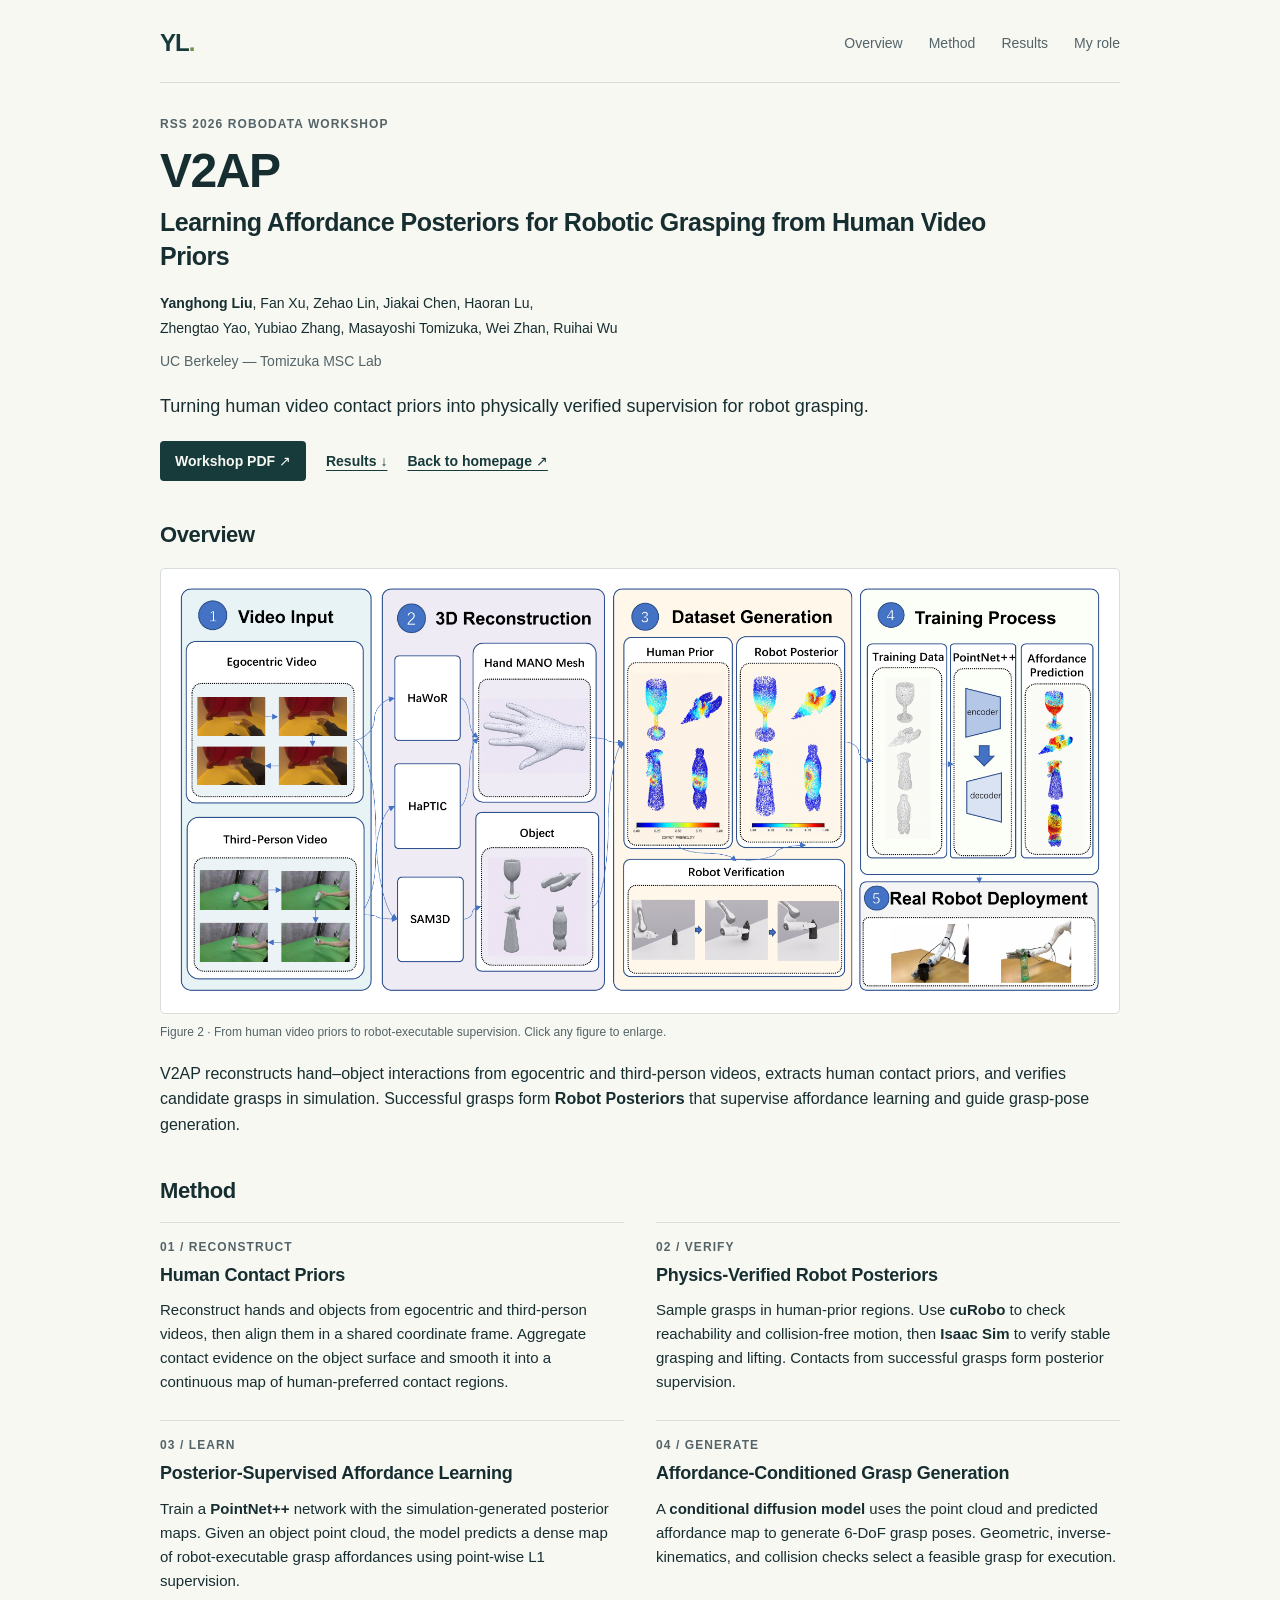
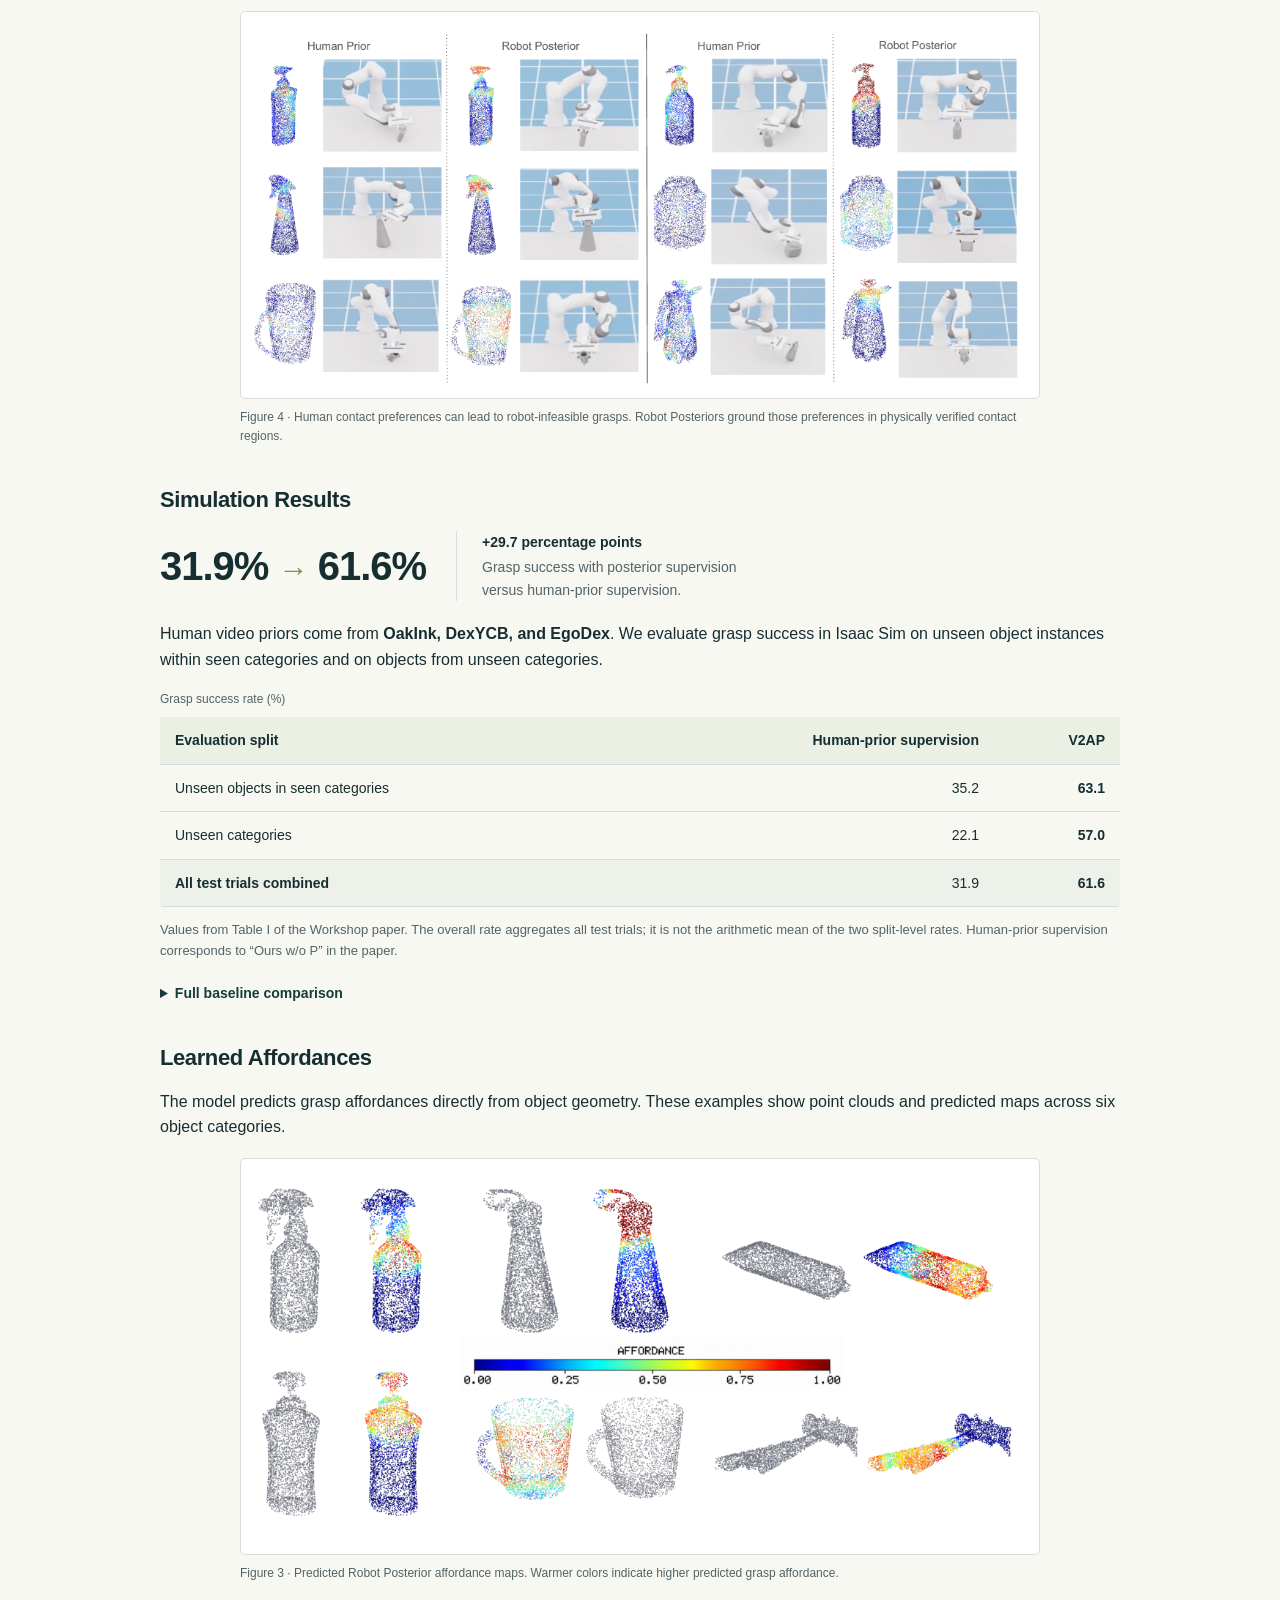
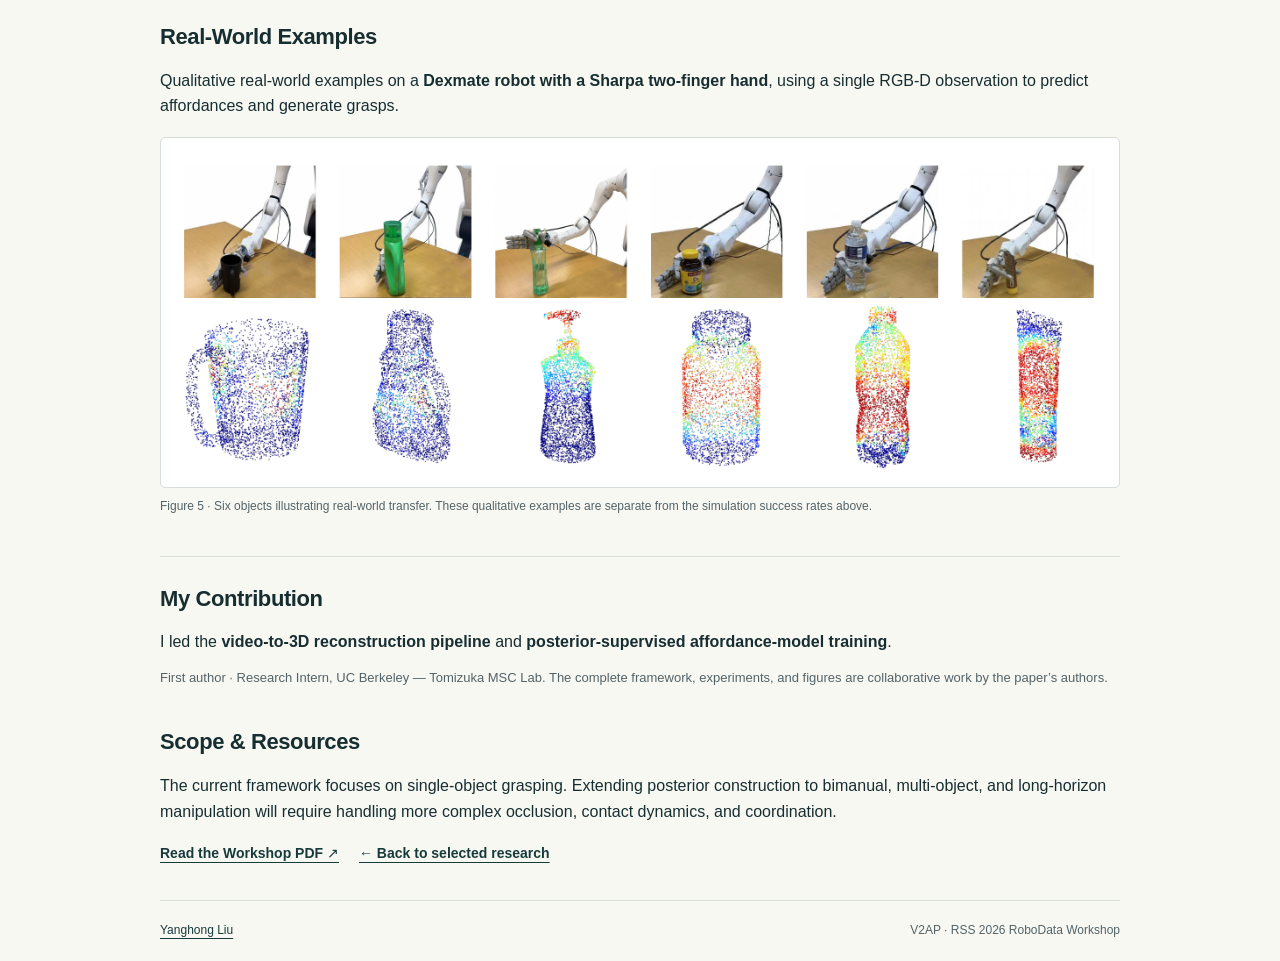
<file: v2ap.html>
<!doctype html>
<html lang="en">
<head>
<meta charset="utf-8"><meta name="viewport" content="width=device-width, initial-scale=1">
<title>V2AP · Yanghong Liu</title>
<meta name="description" content="V2AP learns robot-executable grasp affordances from human video priors through physics-verified posterior supervision. RSS 2026 RoboData Workshop.">
<link rel="canonical" href="https://yanghong-liu.github.io/v2ap.html">
<link rel="stylesheet" href="home.css"><link rel="stylesheet" href="v2ap.css">
</head>
<body>
<a class="skip" href="#main">Skip to content</a>
<header class="wrap header"><a class="wordmark" href="index.html" aria-label="Yanghong Liu, home">YL<span>.</span></a><nav aria-label="Project navigation"><a href="#overview">Overview</a><a href="#method">Method</a><a href="#results">Results</a><a href="#contribution">My role</a></nav></header>
<main id="main" class="wrap">
<section class="paper-header" aria-labelledby="paper-title">
<p class="eyebrow">RSS 2026 ROBODATA WORKSHOP</p><h1 id="paper-title">V2AP</h1><p class="paper-title">Learning Affordance Posteriors for Robotic Grasping from Human Video Priors</p>
<p class="authors"><strong>Yanghong Liu</strong>, Fan Xu, Zehao Lin, Jiakai Chen, Haoran Lu,<br class="desktop-break"> Zhengtao Yao, Yubiao Zhang, Masayoshi Tomizuka, Wei Zhan, Ruihai Wu</p>
<p class="lab">UC Berkeley — Tomizuka MSC Lab</p>
<p class="lede">Turning human video contact priors into physically verified supervision for robot grasping.</p>
<div class="links"><a class="pdf-button" href="assets/V2AP-RSS-2026-RoboData-Workshop.pdf" target="_blank" rel="noopener">Workshop PDF ↗</a><a href="#results">Results ↓</a><a href="index.html#work">Back to homepage ↗</a></div>
</section>
<section id="overview" aria-labelledby="overview-title"><h2 id="overview-title">Overview</h2>
<figure class="paper-figure"><a class="figure-link" data-zoom href="assets/v2ap/pipeline.png" aria-label="Enlarge V2AP pipeline figure"><img src="assets/v2ap/pipeline.png" width="1750" height="792" alt="V2AP pipeline: egocentric and third-person videos, hand and object reconstruction, human priors, robot verification, posterior-supervised training, and real-robot deployment."></a><figcaption>Figure 2 · From human video priors to robot-executable supervision. <span>Click any figure to enlarge.</span></figcaption></figure>
<p>V2AP reconstructs hand–object interactions from egocentric and third-person videos, extracts human contact priors, and verifies candidate grasps in simulation. Successful grasps form <strong>Robot Posteriors</strong> that supervise affordance learning and guide grasp-pose generation.</p>
</section>
<section id="method" aria-labelledby="method-title"><h2 id="method-title">Method</h2>
<div class="method-grid">
<article><p class="step">01 / RECONSTRUCT</p><h3>Human Contact Priors</h3><p>Reconstruct hands and objects from egocentric and third-person videos, then align them in a shared coordinate frame. Aggregate contact evidence on the object surface and smooth it into a continuous map of human-preferred contact regions.</p></article>
<article><p class="step">02 / VERIFY</p><h3>Physics-Verified Robot Posteriors</h3><p>Sample grasps in human-prior regions. Use <strong>cuRobo</strong> to check reachability and collision-free motion, then <strong>Isaac Sim</strong> to verify stable grasping and lifting. Contacts from successful grasps form posterior supervision.</p></article>
<article><p class="step">03 / LEARN</p><h3>Posterior-Supervised Affordance Learning</h3><p>Train a <strong>PointNet++</strong> network with the simulation-generated posterior maps. Given an object point cloud, the model predicts a dense map of robot-executable grasp affordances using point-wise L1 supervision.</p></article>
<article><p class="step">04 / GENERATE</p><h3>Affordance-Conditioned Grasp Generation</h3><p>A <strong>conditional diffusion model</strong> uses the point cloud and predicted affordance map to generate 6-DoF grasp poses. Geometric, inverse-kinematics, and collision checks select a feasible grasp for execution.</p></article>
</div>
<figure class="paper-figure supporting-figure"><a class="figure-link" data-zoom href="assets/v2ap/prior-posterior.png" aria-label="Enlarge human prior and robot posterior comparison"><img src="assets/v2ap/prior-posterior.png" width="1062" height="500" loading="lazy" alt="Six paired examples compare human-prior-guided and robot-posterior-guided simulated grasps, alongside their contact maps."></a><figcaption>Figure 4 · Human contact preferences can lead to robot-infeasible grasps. Robot Posteriors ground those preferences in physically verified contact regions.</figcaption></figure>
</section>
<section id="results" aria-labelledby="results-title"><h2 id="results-title">Simulation Results</h2>
<div class="result-lead"><p class="metric">31.9% <span>→</span> 61.6%</p><div><strong>+29.7 percentage points</strong><p>Grasp success with posterior supervision <br>versus human-prior supervision.</p></div></div>
<p>Human video priors come from <strong>OakInk, DexYCB, and EgoDex</strong>. We evaluate grasp success in Isaac Sim on unseen object instances within seen categories and on objects from unseen categories.</p>
<div class="table-scroll" tabindex="0" role="region" aria-label="Main grasp success results"><table><caption>Grasp success rate (%)</caption><thead><tr><th scope="col">Evaluation split</th><th scope="col">Human-prior supervision</th><th scope="col">V2AP</th></tr></thead><tbody><tr><th scope="row">Unseen objects in seen categories</th><td>35.2</td><td class="best">63.1</td></tr><tr><th scope="row">Unseen categories</th><td>22.1</td><td class="best">57.0</td></tr><tr class="total"><th scope="row">All test trials combined</th><td>31.9</td><td class="best">61.6</td></tr></tbody></table></div>
<p class="note">Values from Table I of the Workshop paper. The overall rate aggregates all test trials; it is not the arithmetic mean of the two split-level rates. Human-prior supervision corresponds to “Ours w/o P” in the paper.</p>
<details class="baseline-details"><summary>Full baseline comparison</summary><div class="table-scroll" tabindex="0" role="region" aria-label="Full baseline grasp success results"><table><caption>Table I · Simulation grasp success rate (%)</caption><thead><tr><th scope="col">Evaluation split</th><th scope="col">V2AP</th><th scope="col">Ours w/o P</th><th scope="col">GraspNet</th><th scope="col">DP3</th><th scope="col">GraspVLA</th></tr></thead><tbody><tr><th scope="row">Unseen objects</th><td class="best">63.1</td><td>35.2</td><td>34.5</td><td>25.1</td><td>9.2</td></tr><tr><th scope="row">Unseen categories</th><td class="best">57.0</td><td>22.1</td><td>31.0</td><td>13.1</td><td>4.1</td></tr><tr class="total"><th scope="row">All test trials combined</th><td class="best">61.6</td><td>31.9</td><td>33.6</td><td>24.2</td><td>7.9</td></tr></tbody></table></div><p class="note">Comparison under the paper’s evaluation setting. “Ours w/o P” trains the affordance predictor on Human Priors instead of Robot Posteriors.</p></details>
</section>
<section id="affordances" aria-labelledby="affordance-title"><h2 id="affordance-title">Learned Affordances</h2><p>The model predicts grasp affordances directly from object geometry. These examples show point clouds and predicted maps across six object categories.</p>
<figure class="paper-figure supporting-figure"><a class="figure-link" data-zoom href="assets/v2ap/affordances.png" aria-label="Enlarge predicted affordance maps"><img src="assets/v2ap/affordances.png" width="1062" height="512" loading="lazy" alt="Raw point clouds and predicted affordance heatmaps for spray bottle, dispenser, toothpaste, bottle, mug, and hammer shapes. Warmer colors indicate higher predicted affordance."></a><figcaption>Figure 3 · Predicted Robot Posterior affordance maps. Warmer colors indicate higher predicted grasp affordance.</figcaption></figure>
</section>
<section id="real-world" aria-labelledby="real-world-title"><h2 id="real-world-title">Real-World Examples</h2><p>Qualitative real-world examples on a <strong>Dexmate robot with a Sharpa two-finger hand</strong>, using a single RGB-D observation to predict affordances and generate grasps.</p>
<figure class="paper-figure"><a class="figure-link" data-zoom href="assets/v2ap/real-world.png" aria-label="Enlarge real-world grasping examples"><img src="assets/v2ap/real-world.png" width="1071" height="375" loading="lazy" alt="Six real-world grasping examples, each paired with its predicted object affordance map."></a><figcaption>Figure 5 · Six objects illustrating real-world transfer. These qualitative examples are separate from the simulation success rates above.</figcaption></figure>
</section>
<section id="contribution" class="contribution" aria-labelledby="contribution-title"><h2 id="contribution-title">My Contribution</h2><p>I led the <strong>video-to-3D reconstruction pipeline</strong> and <strong>posterior-supervised affordance-model training</strong>.</p><p class="note">First author · Research Intern, UC Berkeley — Tomizuka MSC Lab. The complete framework, experiments, and figures are collaborative work by the paper’s authors.</p></section>
<section id="scope" aria-labelledby="scope-title"><h2 id="scope-title">Scope &amp; Resources</h2><p>The current framework focuses on single-object grasping. Extending posterior construction to bimanual, multi-object, and long-horizon manipulation will require handling more complex occlusion, contact dynamics, and coordination.</p><div class="links resource-links"><a href="assets/V2AP-RSS-2026-RoboData-Workshop.pdf" target="_blank" rel="noopener">Read the Workshop PDF ↗</a><a href="index.html#work">← Back to selected research</a></div></section>
</main>
<footer class="wrap"><a href="index.html">Yanghong Liu</a><span>V2AP · RSS 2026 RoboData Workshop</span></footer>
<dialog id="figure-dialog" aria-label="Enlarged paper figure"><div class="dialog-toolbar"><a id="original-figure" target="_blank" rel="noopener">Open full-size image ↗</a><button type="button" id="close-figure" aria-label="Close enlarged figure">Close ×</button></div><img id="enlarged-figure" alt=""><p id="figure-caption"></p></dialog>
<script src="v2ap.js"></script>
</body></html>
</file>
<file: academic.css>
:root{color-scheme:light;--ink:#202124;--muted:#65676b;--link:#1766a4;--line:#e5e7eb}
*{box-sizing:border-box}html{scroll-behavior:smooth;scroll-padding-top:24px}
body{margin:0;background:#fff;color:var(--ink);font-family:Arial,Helvetica,sans-serif;font-size:15px;line-height:1.55;-webkit-font-smoothing:antialiased}
main{max-width:920px;margin:0 auto;padding:44px 30px 24px}
a{color:var(--link);text-decoration:none;text-underline-offset:3px}a:hover{text-decoration:underline}a:focus-visible,summary:focus-visible,video:focus-visible{outline:2px solid var(--link);outline-offset:4px}
p{margin:0 0 11px}strong{font-weight:600}h1,h2,h3{color:#17191b}
h1{font-size:31px;line-height:1.2;letter-spacing:-.5px;font-weight:500;margin:0 0 22px}h1 span{font-size:21px;color:#65676b;letter-spacing:0;white-space:nowrap}
h2{font-size:23px;font-weight:500;margin:0 0 23px;line-height:1.3}h3{font-size:15.5px;font-weight:600;line-height:1.45;margin:0 0 4px}section{margin-top:34px}
.profile{display:grid;grid-template-columns:minmax(0,1fr) 200px;gap:42px;align-items:center;margin-bottom:36px}.profile-copy p{margin-bottom:14px}.profile-links{display:flex;align-items:center;flex-wrap:wrap;gap:10px;margin-top:16px}.profile-links span,.resources span{color:#9a9ca0}
.portrait{width:200px;height:218px;overflow:hidden}.portrait img{display:block;width:100%;height:100%;object-fit:cover;object-position:center 20%}
.paper{display:grid;grid-template-columns:235px minmax(0,1fr);column-gap:26px;margin:0 0 33px;align-items:start}.paper-media{margin:4px 0 0;width:100%}.paper-media video{display:block;width:100%;aspect-ratio:16/9;object-fit:contain;background:#fafafa}.paper-media img{display:block;width:100%;height:auto}.paper-media figcaption{font-size:11px;line-height:1.4;color:#787b80;margin-top:7px;text-align:center}
.paper-copy h3{margin:0 0 5px;font-size:16px}.authors{font-size:13px;line-height:1.5;margin-bottom:3px}.venue{font-size:14px;font-style:italic;margin-bottom:4px}.resources{display:flex;flex-wrap:wrap;gap:8px;font-size:14px;margin-bottom:10px}.description,.result{font-size:14px;line-height:1.5;margin-bottom:8px}.result{color:#454a50}
details{font-size:13px;color:var(--muted);margin-top:9px}summary{cursor:pointer;color:var(--link);width:fit-content}details p{margin-top:9px}details dt{font-weight:600;margin-top:10px}details dd{margin:3px 0 8px}details ul{padding-left:20px}
.entry-heading{display:flex;justify-content:space-between;gap:20px;align-items:baseline}.date{color:var(--muted);font-size:13px;white-space:nowrap}.other-projects p{font-size:14px}.muted{color:var(--muted);font-size:13px}.experience-entry{display:flex;justify-content:space-between;align-items:baseline;gap:24px;margin-bottom:17px}.experience-entry p{margin:0;font-size:14px}.experience-entry p.muted{font-size:13px}#contact p{font-size:14px}
footer{border-top:1px solid var(--line);display:flex;justify-content:space-between;gap:14px;margin-top:34px;padding-top:18px;font-size:12px;color:#85888d}.skip{position:absolute;top:-80px;left:12px;background:#fff;padding:8px;z-index:5}.skip:focus{top:8px}
@media(min-width:1000px){.profile{margin-bottom:41px}}
@media(max-width:700px){main{padding:28px 22px 22px}.profile{grid-template-columns:minmax(0,1fr) 130px;gap:22px;align-items:start}h1{font-size:27px;margin-bottom:16px}h1 span{font-size:18px}.portrait{width:130px;height:150px;margin-top:4px}.profile-copy p{font-size:14px}.paper{grid-template-columns:190px minmax(0,1fr);gap:20px}.paper-copy h3{font-size:15px}}
@media(max-width:540px){main{padding:26px 20px 22px}.profile{display:flex;flex-direction:column;gap:20px;margin-bottom:30px}.profile-copy{order:2}.portrait{order:1;width:112px;height:120px;align-self:center;margin:0}.profile-copy h1{text-align:center;margin-bottom:18px}.profile-links{justify-content:center}.paper{display:flex;flex-direction:column;gap:15px;margin-bottom:32px}.paper-media{width:100%;max-width:320px;margin:0 auto}.paper-copy h3{font-size:16px}.entry-heading{display:block}.entry-heading .date{display:block;margin-bottom:3px}.experience-entry{gap:6px;flex-direction:column}.experience-entry .date{font-size:12px}section{margin-top:30px}h2{font-size:22px;margin-bottom:20px}footer{font-size:11px}}
@media(prefers-reduced-motion:reduce){html{scroll-behavior:auto}}

/* BRIGHT hackathon update */
.news{display:flex;gap:18px;border-left:2px solid var(--link);padding:3px 0 3px 14px;margin:0 0 30px;font-size:14px}.news time{white-space:nowrap;color:var(--muted)}.news p{margin:0}.award-line{font-size:14px;margin-bottom:9px;color:#294e6a}.hackathon-entry{margin-bottom:0}.hackathon-entry .paper-media figcaption{font-size:12px}
@media(max-width:540px){.news{display:block}.news time{display:block;margin-bottom:4px}}
</file>
<file: bright-2026.css>
.project-page{font-size:16px;line-height:1.65;padding-top:25px}.project-nav{display:flex;justify-content:space-between;gap:20px;padding-bottom:18px;border-bottom:1px solid var(--line);font-size:14px}.project-nav>div{display:flex;gap:22px}.project-intro{margin-top:36px}.eyebrow{color:var(--muted);font-size:14px;margin-bottom:12px}.project-intro h1{font-size:36px;line-height:1.2;font-weight:600;letter-spacing:-.6px;margin-bottom:14px}.event-meta{font-size:14px;color:var(--muted)}.award{display:flex;flex-wrap:wrap;gap:7px 19px;margin:17px 0 20px;color:#294e6a;font-size:16px}.award span{border-left:1px solid #cbd5df;padding-left:18px}.lead{font-size:18px;line-height:1.6}.project-page h2{font-size:24px;margin-bottom:16px}.project-page h3{font-size:17px;margin-bottom:9px}.project-page section{margin-top:38px}.project-page figure{margin:23px 0 0}.project-page figure img{display:block;width:100%;height:auto}.project-page figcaption{font-size:13px;color:var(--muted);margin-top:9px}.hero-photo{max-width:760px;margin-inline:auto!important}.robot-photo{max-width:720px;margin-inline:auto!important}.system-grid{display:grid;grid-template-columns:repeat(3,minmax(0,1fr));gap:22px;margin-top:24px}.system-grid article{border-top:2px solid #d5e2ee;padding-top:14px}.system-grid p{font-size:16px}.results-grid{display:grid;grid-template-columns:repeat(3,1fr);margin:22px 0;gap:20px;border-top:1px solid var(--line);border-bottom:1px solid var(--line);padding:20px 0}.results-grid dt{font-size:14px;color:var(--muted)}.results-grid dd{font-size:27px;font-weight:600;margin:4px 0 0;line-height:1.3}.results-grid dd span{display:block;font-size:14px;font-weight:400;color:var(--muted);margin-top:7px}.project-resources{display:flex;flex-wrap:wrap;gap:12px;font-size:14px;margin-top:25px}.project-resources span{color:#9a9ca0}.project-page footer{font-size:13px}
@media(max-width:700px){.project-intro h1{font-size:30px}.system-grid{grid-template-columns:1fr;gap:14px}.results-grid{gap:12px}.results-grid dd{font-size:23px}.project-page{padding-top:20px}.project-nav>div{gap:14px}}
@media(max-width:420px){.project-nav{font-size:13px;gap:10px}.project-nav>div{gap:12px}.project-intro h1{font-size:28px}.award{display:block}.award span{display:block;border-left:0;padding-left:0;margin-top:5px}.results-grid{grid-template-columns:1fr;gap:18px}}
</file>
<file: home.css>
:root{--paper:#f8f8f3;--ink:#172e31;--muted:#536367;--line:#d7ddda;--accent:#c6e084;--dark:#173a3b;color-scheme:light}
*{box-sizing:border-box}html{scroll-behavior:smooth;scroll-padding-top:28px}body{margin:0;background:var(--paper);color:var(--ink);font-family:-apple-system,BlinkMacSystemFont,"Segoe UI",Arial,sans-serif;font-size:16px;line-height:1.6;-webkit-font-smoothing:antialiased}.wrap{width:min(960px,calc(100% - 64px));margin-inline:auto}a{color:var(--dark);text-underline-offset:4px;text-decoration-thickness:1px}a:hover{text-decoration-color:var(--ink);color:#527127}a:focus-visible,summary:focus-visible,video:focus-visible{outline:2px solid #557b28;outline-offset:5px}.skip{position:absolute;top:-80px;left:20px;padding:8px;background:var(--paper);z-index:10}.skip:focus{top:8px}.header{display:flex;align-items:center;justify-content:space-between;padding-block:24px 20px;border-bottom:1px solid var(--line)}.wordmark{font-size:24px;letter-spacing:-1px;font-weight:750;text-decoration:none}.wordmark span{color:#71903f}nav{display:flex;gap:26px}nav a{font-size:14px;text-decoration:none;color:var(--muted)}nav a:hover{text-decoration:underline}h1,h2,h3,h4,p,figure{margin:0}h1{font-size:40px;line-height:1.15;letter-spacing:-1.5px;font-weight:700}h2{font-size:22px;line-height:1.3;letter-spacing:-.4px;margin-bottom:24px}h3{font-size:20px;line-height:1.35;letter-spacing:-.25px}h4{font-size:18px;line-height:1.4;font-weight:650}.intro{padding-top:36px}.affiliation{margin-top:9px;font-size:17px}.nickname{font-size:14px;color:var(--muted);margin-top:2px}.links{display:flex;gap:20px;align-items:center;flex-wrap:wrap;font-size:14px;font-weight:550}.identity-links{margin-block:16px 24px}.identity-links a{display:inline-flex;align-items:center;gap:7px;text-decoration:none}.identity-links a:hover{text-decoration:underline}.identity-links svg{width:16px;height:16px;fill:none;stroke:currentColor;stroke-width:1.6;stroke-linecap:round;stroke-linejoin:round}.linkedin{display:inline-flex;justify-content:center;align-items:center;background:#0a66c2;color:white;width:15px;height:15px;font-size:11px;line-height:1;border-radius:1px;font-weight:750}.file-type{font-size:10px;color:var(--muted);border:1px solid var(--line);border-radius:3px;padding:0 3px}.bio p+p{margin-top:12px}.availability{border-left:3px solid #96ac70;padding-left:13px;margin-top:20px;color:var(--dark);font-size:14px;max-width:800px}main>section+section{margin-top:40px}.research{display:grid;grid-template-columns:300px minmax(0,1fr);gap:30px;padding-bottom:28px}.research+.research{padding-top:28px;border-top:1px solid var(--line)}.research-side h3{font-size:24px}.venue,.lab,.meta,.date{color:var(--muted);font-size:14px}.venue{margin-top:5px;line-height:1.55}.lab{margin-top:7px}.research-copy>p:not(.lab){margin-top:12px}.research-copy .links{margin-top:17px}.result strong{font-weight:750;color:var(--dark)}figure{margin-top:18px}video{display:block;width:100%;aspect-ratio:16/9;object-fit:cover;background:#18393a;border-radius:4px}figcaption{font-size:11px;line-height:1.5;color:var(--muted);margin-top:6px}.paper-link{display:inline-block;margin-top:16px;font-size:14px;font-weight:600}details{margin-top:16px;font-size:14px}summary{cursor:pointer;font-weight:600;width:fit-content;color:var(--dark)}details p{margin-top:12px;color:var(--muted)}.row-heading{display:flex;justify-content:space-between;align-items:baseline;gap:16px;margin-bottom:10px}.row-heading h3{font-size:18px}.row-heading .meta{white-space:nowrap}.other-project p+p{margin-top:8px}.experience-row{display:flex;justify-content:space-between;gap:20px;margin-bottom:20px}.experience-row h3{font-size:16px}.experience-row p{font-size:15px;margin-top:3px}.experience-row .meta{font-size:13px}.date{white-space:nowrap}.early{border-top:1px solid var(--line);padding-top:16px;margin-top:24px}.early dt{font-weight:600;margin-top:12px}.early dd{margin:3px 0 0;color:var(--muted)}.early h4{font-size:14px}.early ul{padding-left:20px;color:var(--muted)}#contact{padding-top:28px;border-top:1px solid var(--line)}#contact h2{margin-bottom:14px}#contact p{max-width:850px;font-size:14px;color:var(--muted)}#contact .links{margin-top:18px}footer{display:flex;justify-content:space-between;border-top:1px solid var(--line);padding-block:20px;margin-top:36px!important;font-size:12px;color:var(--muted)}strong{font-weight:650}
@media(max-width:760px){.wrap{width:calc(100% - 40px)}.header{padding-block:18px}nav{gap:15px}nav a{font-size:13px}h1{font-size:36px}.intro{padding-top:28px}.research{grid-template-columns:1fr;gap:18px}.research-side{display:grid;grid-template-columns:1fr;gap:0}.research-side figure{max-width:460px}.venue{max-width:28em}.research-copy h4{font-size:18px}.row-heading{display:block}.row-heading .meta{display:block;margin-top:5px}.experience-row{display:block}.date{display:block;margin-top:5px;font-size:13px}main>section+section{margin-top:34px}.research{padding-bottom:24px}.research+.research{padding-top:24px}footer span{display:none}.identity-links{gap:18px}.availability{font-size:14px}}
@media(prefers-reduced-motion:reduce){html{scroll-behavior:auto}}
</file>
<file: v2ap.css>
.paper-header{padding-top:32px}.eyebrow,.step{font-size:12px;font-weight:650;letter-spacing:.09em;color:var(--muted)}.paper-header h1{font-size:48px;margin-top:8px;letter-spacing:-1.5px}.paper-title{font-size:25px;font-weight:600;line-height:1.35;letter-spacing:-.5px;max-width:850px;margin-top:8px}.authors{font-size:14px;line-height:1.8;margin-top:18px;max-width:850px}.paper-header .lab{margin-top:8px}.lede{font-size:18px;margin-block:20px;max-width:780px}.pdf-button{background:var(--dark);color:var(--paper);padding:9px 15px;border-radius:4px;text-decoration:none}.pdf-button:hover{color:white;background:#315957}main>section+section{margin-top:40px}h2{margin-bottom:16px}.paper-figure{margin-top:18px;margin-bottom:18px}.figure-link{display:block;background:white;cursor:zoom-in;border:1px solid var(--line);border-radius:5px;padding:10px}.figure-link img{display:block;width:100%;height:auto}.paper-figure figcaption{font-size:12px;line-height:1.6;margin-top:9px}.paper-figure figcaption span{white-space:nowrap}.supporting-figure{max-width:800px;margin-inline:auto}.method-grid{display:grid;grid-template-columns:1fr 1fr;gap:26px 32px}.method-grid article{border-top:1px solid var(--line);padding-top:15px}.method-grid h3{font-size:18px;margin:6px 0 10px;line-height:1.4}.method-grid p:not(.step){font-size:15px}.result-lead{display:flex;gap:30px;align-items:center;margin-block:4px 20px}.metric{font-size:40px;letter-spacing:-1px;font-weight:700;white-space:nowrap}.metric span{font-size:30px;color:#789151}.result-lead>div{font-size:14px;border-left:1px solid var(--line);padding-left:25px}.result-lead>div p{color:var(--muted);margin-top:3px}.table-scroll{overflow-x:auto;margin-top:18px;border-radius:3px}.table-scroll:focus-visible{outline:2px solid #557b28;outline-offset:4px}table{border-collapse:collapse;width:100%;font-size:14px;text-align:left}caption{text-align:left;font-size:12px;color:var(--muted);padding-bottom:8px}th,td{padding:12px 15px;border-bottom:1px solid var(--line)}thead th{font-weight:600;background:#eaf0e4;vertical-align:bottom}tbody th{font-weight:450}td{text-align:right;font-variant-numeric:tabular-nums}thead th:not(:first-child){text-align:right}.best{font-weight:750}.total{background:#eef1e9}.total th{font-weight:650}.note{font-size:13px;line-height:1.65;color:var(--muted);margin-top:12px}.baseline-details{margin-top:20px}.baseline-details table{min-width:620px}.contribution{border-top:1px solid var(--line);padding-top:28px}.resource-links{margin-top:18px}dialog{border:1px solid var(--line);border-radius:8px;padding:18px;max-width:min(1400px,94vw);max-height:92vh;background:var(--paper);color:var(--ink)}dialog::backdrop{background:rgb(15 31 33 / .78)}.dialog-toolbar{display:flex;gap:24px;align-items:center;justify-content:space-between;margin-bottom:16px;font-size:14px}dialog button{font:inherit;background:var(--dark);color:white;border:0;border-radius:4px;padding:8px 13px;cursor:pointer}dialog img{display:block;max-width:100%;height:auto;max-height:70vh;object-fit:contain;margin:auto}dialog p{font-size:13px;color:var(--muted);margin-top:12px;max-width:1000px}body:has(dialog[open]){overflow:hidden}button:focus-visible{outline:2px solid #557b28;outline-offset:3px}
@media(max-width:760px){.paper-header{padding-top:25px}.paper-header h1{font-size:40px}.paper-title{font-size:23px}.desktop-break{display:none}.lede{font-size:17px}.authors{font-size:13px}.method-grid{grid-template-columns:1fr;gap:22px}.result-lead{display:block}.metric{font-size:36px}.result-lead>div{border-left:0;padding-left:0;margin-top:8px}.result-lead br{display:none}th,td{padding:10px 8px}table{font-size:12px}.figure-link{padding:5px}.paper-figure figcaption span{white-space:normal}.header nav{gap:13px}.paper-header .links{gap:14px}.paper-header .links a{font-size:13px}.dialog-toolbar{font-size:12px;gap:10px}dialog{padding:10px}footer{gap:15px}}
</file>
<file: pridex.css>
button{font:inherit}.film{margin-top:22px}.film video{object-fit:contain}.project-page figcaption{font-size:12px;line-height:1.65;margin-top:9px;color:var(--muted)}.overview-flow{font-size:14px;font-weight:550;line-height:2;margin-top:18px;padding:13px 0;border-block:1px solid var(--line)}.overview-flow span{color:#789151;margin-inline:6px}.comparison{display:grid;grid-template-columns:1fr 1fr;gap:24px;margin-top:18px}.comparison figure{margin-top:0}.comparison video{object-fit:contain}.problem-strip{max-width:800px;margin:22px auto 0}.problem-strip img{width:100%;height:auto;display:block}.pipeline-explorer{margin-top:28px}.pipeline-explorer>h3{font-size:18px}.case-label{font-size:12px;letter-spacing:.08em;color:var(--muted);font-weight:650}.flow-tabs{display:grid;grid-template-columns:repeat(6,minmax(0,1fr));gap:8px;margin-top:18px}.flow-tabs button{border:1px solid var(--line);border-radius:4px;background:transparent;text-align:left;color:var(--muted);padding:12px 10px;cursor:pointer;font-size:11px;min-width:0}.flow-tabs span{display:block;font-size:12px;color:var(--ink);line-height:1.5;margin-top:6px}.flow-tabs button[aria-selected=true]{background:#e6eedc;border-color:#799364}.flow-panel{display:grid;grid-template-columns:1fr 1fr;gap:25px;align-items:center;background:#edf1e9;padding:24px;margin-top:12px;border-radius:4px}.flow-panel h3{font-size:20px;margin:9px 0 12px}.flow-panel p:not(.case-label){font-size:14px}.flow-panel .small-note{font-size:12px;color:var(--muted);margin-top:12px}.flow-panel figure{margin:0}.flow-panel img{display:block;width:100%;height:auto;aspect-ratio:16/9;object-fit:contain;background:#fff}.demo-label{display:flex;justify-content:space-between;gap:15px;font-size:11px;letter-spacing:.08em;font-weight:650;margin-bottom:8px}.pipeline-toolbar{display:flex;justify-content:space-between;align-items:center;gap:20px;border-bottom:1px solid var(--line);margin-bottom:20px}.demo-controls{display:flex;gap:22px}.demo-controls button{border:0;border-bottom:2px solid transparent;background:none;color:var(--muted);padding:12px 0;font-size:13px;cursor:pointer}.demo-controls button[aria-pressed=true]{color:var(--ink);border-bottom-color:var(--ink);font-weight:650}.play-controls{display:flex;gap:8px;flex-shrink:0}.play-controls button{font-size:12px;padding:6px 10px;border:1px solid #a7b8ad;border-radius:3px;background:transparent;color:var(--ink);cursor:pointer}.play-controls button:first-child{background:var(--ink);color:white;border-color:var(--ink)}.pipeline-stages{list-style:none;margin:0;padding:0;display:grid;grid-template-columns:repeat(3,minmax(0,1fr));gap:26px}.pipeline-stage{position:relative;min-width:0}.pipeline-stage h3{font-size:14px;margin-bottom:10px;line-height:1.4}.pipeline-stage h3>span{font-size:11px;color:var(--muted);margin-right:5px}.pipeline-stage video{object-fit:contain}.stage-note{font-size:11px;color:var(--muted);margin-top:8px}.flow-arrow{position:absolute;right:-20px;top:50%;font-size:18px;color:#829878}.role-list{list-style:none;padding:0;margin:20px 0 0}.role-list li{padding:16px 0;border-bottom:1px solid var(--line)}.role-list li:last-child{border-bottom:0}.role-list strong{display:block;font-size:15px}.role-list span{display:block;font-size:14px;color:var(--muted);margin-top:6px}.project-page .header nav{gap:20px}
@media(max-width:760px){.comparison,.flow-panel{grid-template-columns:1fr}.comparison{gap:22px}.flow-tabs{grid-template-columns:repeat(3,minmax(0,1fr))}.flow-panel{padding:18px;gap:18px}.pipeline-toolbar{display:block}.demo-controls{display:grid;grid-template-columns:repeat(3,minmax(0,1fr));gap:12px}.demo-controls button{font-size:12px;text-align:left;line-height:1.5}.play-controls{justify-content:flex-end;padding:12px 0}.pipeline-stages{grid-template-columns:1fr;gap:35px}.pipeline-stage h3{font-size:16px}.flow-arrow{top:auto;right:calc(50% - 8px);bottom:-30px;transform:rotate(90deg)}.project-page .header nav{gap:12px}.project-page .header nav a{font-size:12px}.demo-label{font-size:10px}.overview-flow{font-size:13px}.project-page .paper-header .links{gap:12px}}
@media(max-width:380px){.project-page .header{align-items:flex-start;gap:15px}.project-page .header nav{justify-content:flex-end;flex-wrap:wrap;gap:6px 14px}}
</file>
